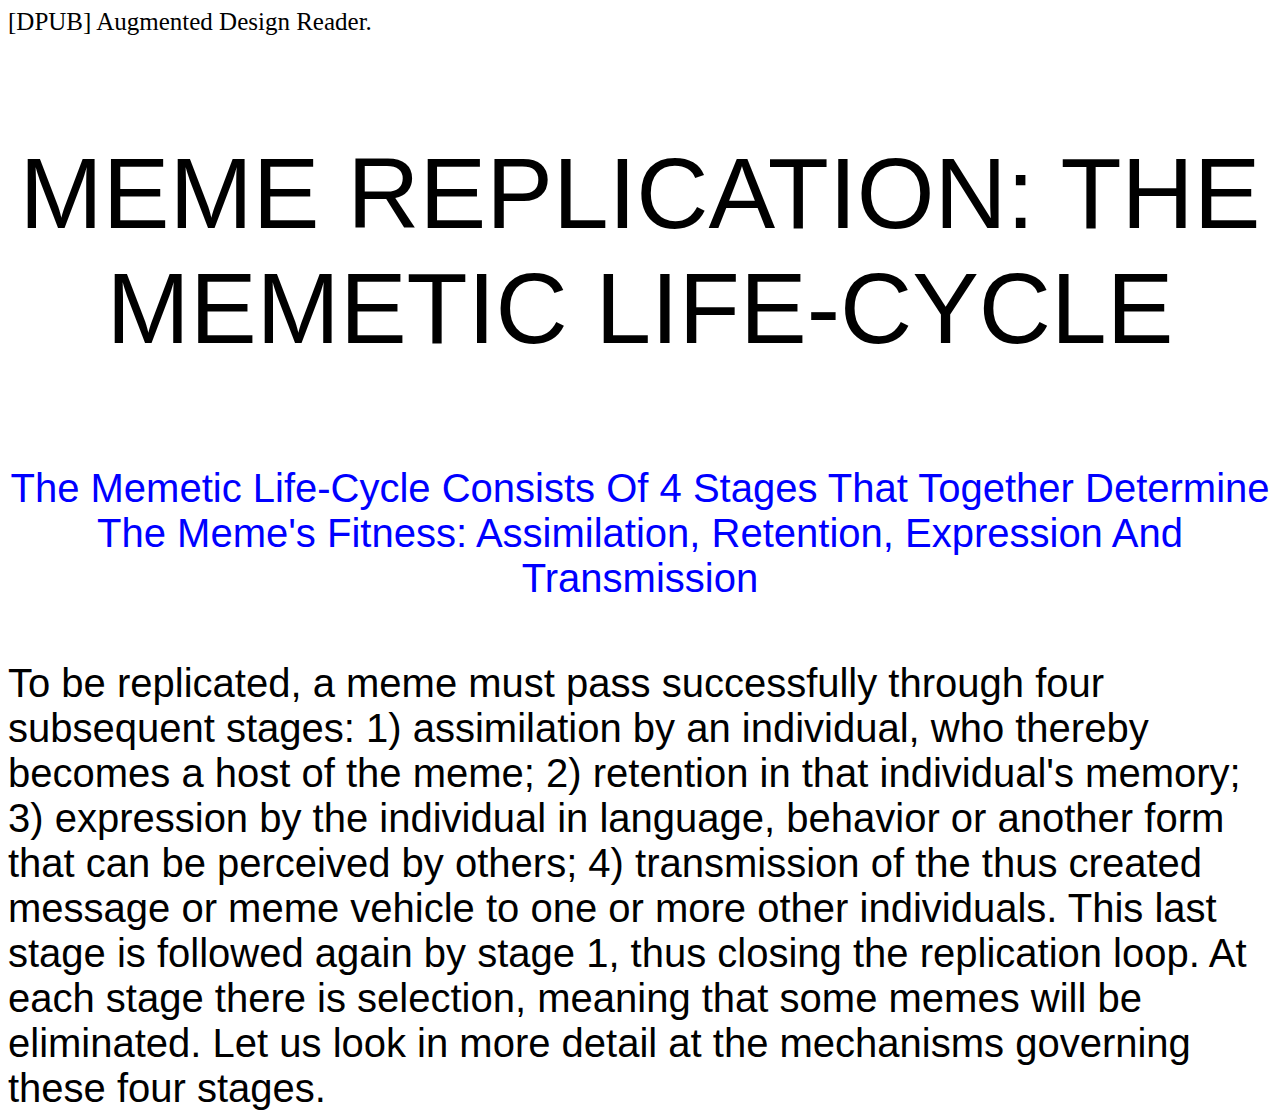
<file: index.html>
<html>
   <head>
        <title>My reader</title>
        <link rel="stylesheet" href="style.css">
    </head>
    <body>

        <div class="details">
            [DPUB] Augmented Design Reader.
        </div>


        

        <div class="title">
            MEME REPLICATION: THE MEMETIC LIFE-CYCLE 
        </div>

        <div class="subtitle">
            the memetic life-cycle consists of 4 stages that together determine the meme's fitness: assimilation, retention, expression and transmission
        </div>
      

        

        <div class="text">
        To be replicated, a meme must pass successfully through four subsequent stages: 1) assimilation by an individual, who thereby becomes a host of the meme; 2) retention in that individual's memory; 3) expression by the individual in language, behavior or another form that can be perceived by others; 4) transmission of the thus created message or meme vehicle to one or more other individuals. This last stage is followed again by stage 1, thus closing the replication loop. At each stage there is selection, meaning that some memes will be eliminated. Let us look in more detail at the mechanisms governing these four stages.   

        </div>
</body>
</html>
</file>
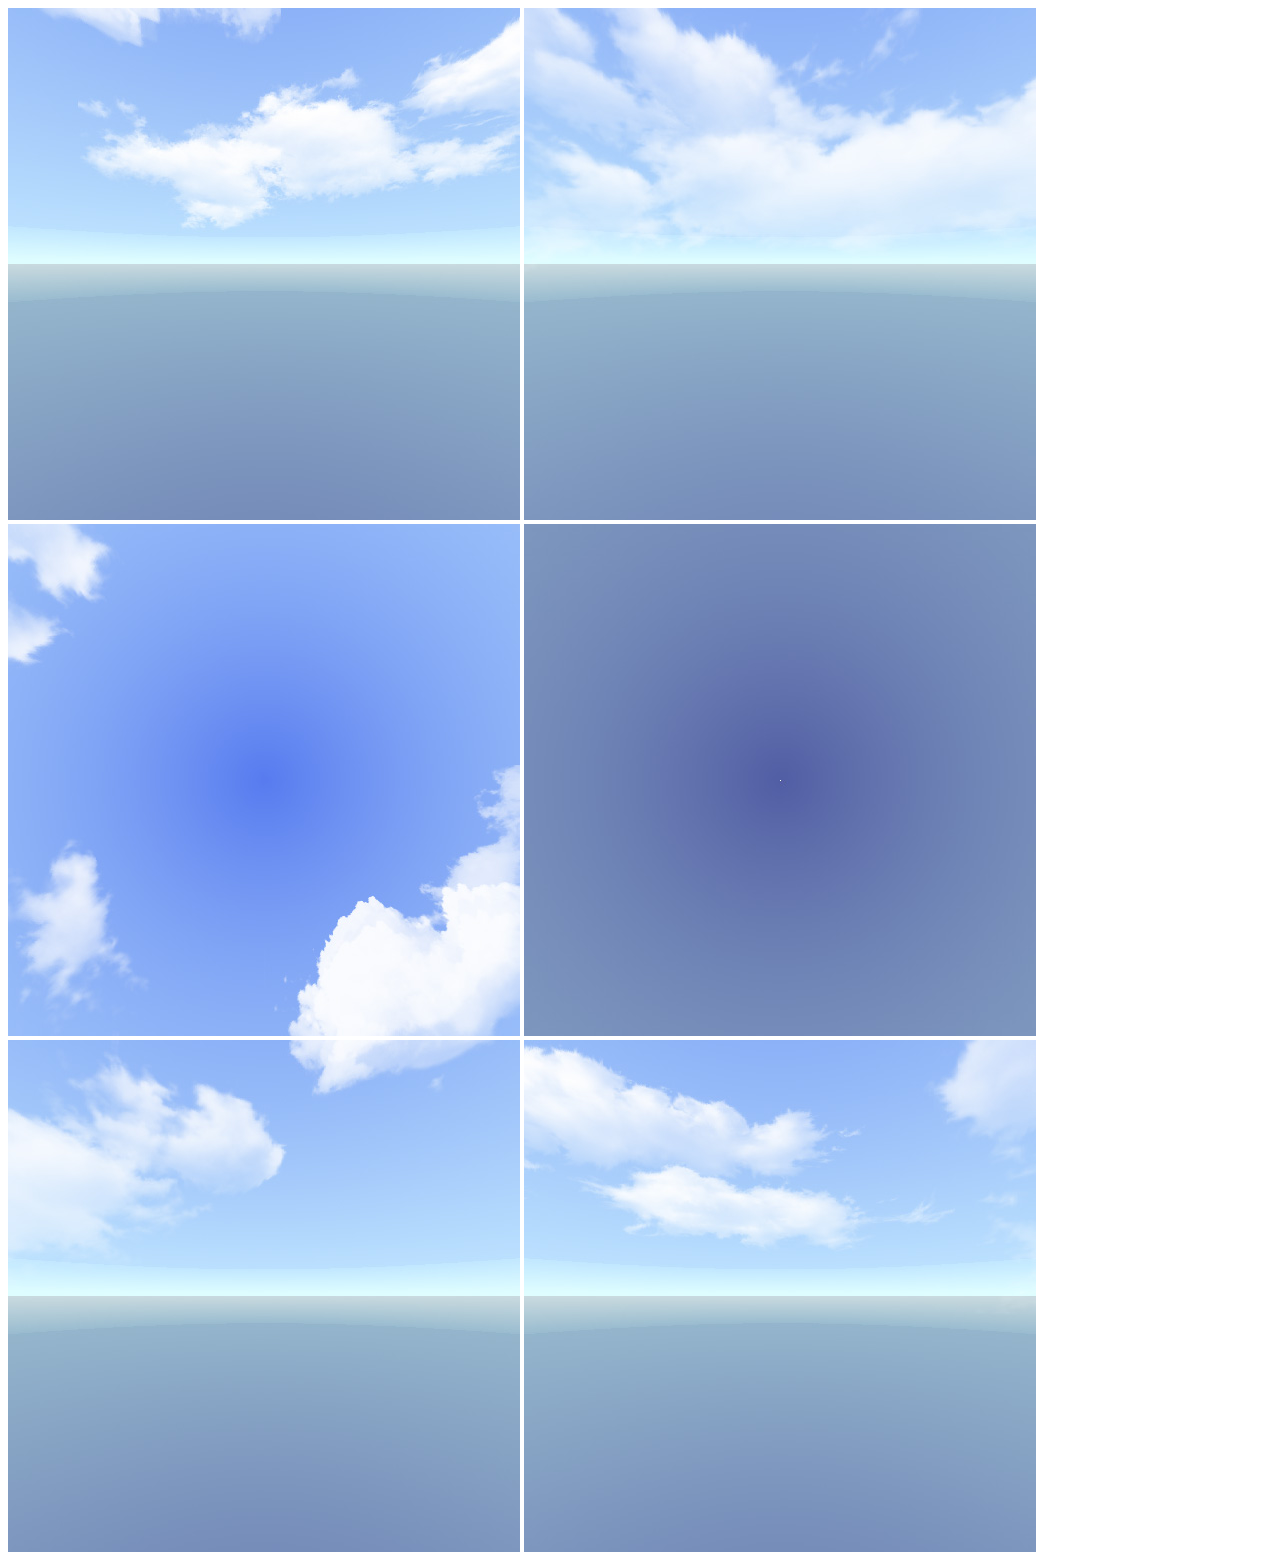
<file: AR/index.html>
<!DOCTYPE html>
<html>
  <head>
    <script src="https://aframe.io/releases/1.0.4/aframe.min.js"></script>
    <script src="aframe-ar.js"></script>
  </head>
  <body>
    <a-scene embedded arjs environment="#env" vr-mode-ui="enabled: false">
      <a-assets>
        <a-cubemap id="env">
          <img src="Daylight-Box_Right.jpg">
          <img src="Daylight-Box_Left.jpg">
          <img src="Daylight-Box_Top.jpg">
          <img src="Daylight-Box_Bottom.jpg">
          <img src="Daylight-Box_Front.jpg">
          <img src="Daylight-Box_Back.jpg">
        </a-cubemap>
      </a-assets>

      <a-light type="ambient" color="#888"></a-light>
      <a-light type="point" intensity="0.3" position="2 4 4"></a-light>


      <a-marker type='pattern' url='pattern-marker4562.patt' smooth="true">

        <a-sphere
        radius="0.8"
        position= "0 0.5 0"
        src="monsters_inc_meme.jpg"
        env-map="#env"
        metalness="0.9"
        roughness="0.1"                  
        animation="
         property: rotation; 
         from: 0 0 0; 
         to: 0 360 0; 
         easing: linear; 
         dur: 10000; 
         loop:true"
          >                  
        </a-sphere>

      </a-marker>

    </a-scene>

  </body>
</html>
</file>
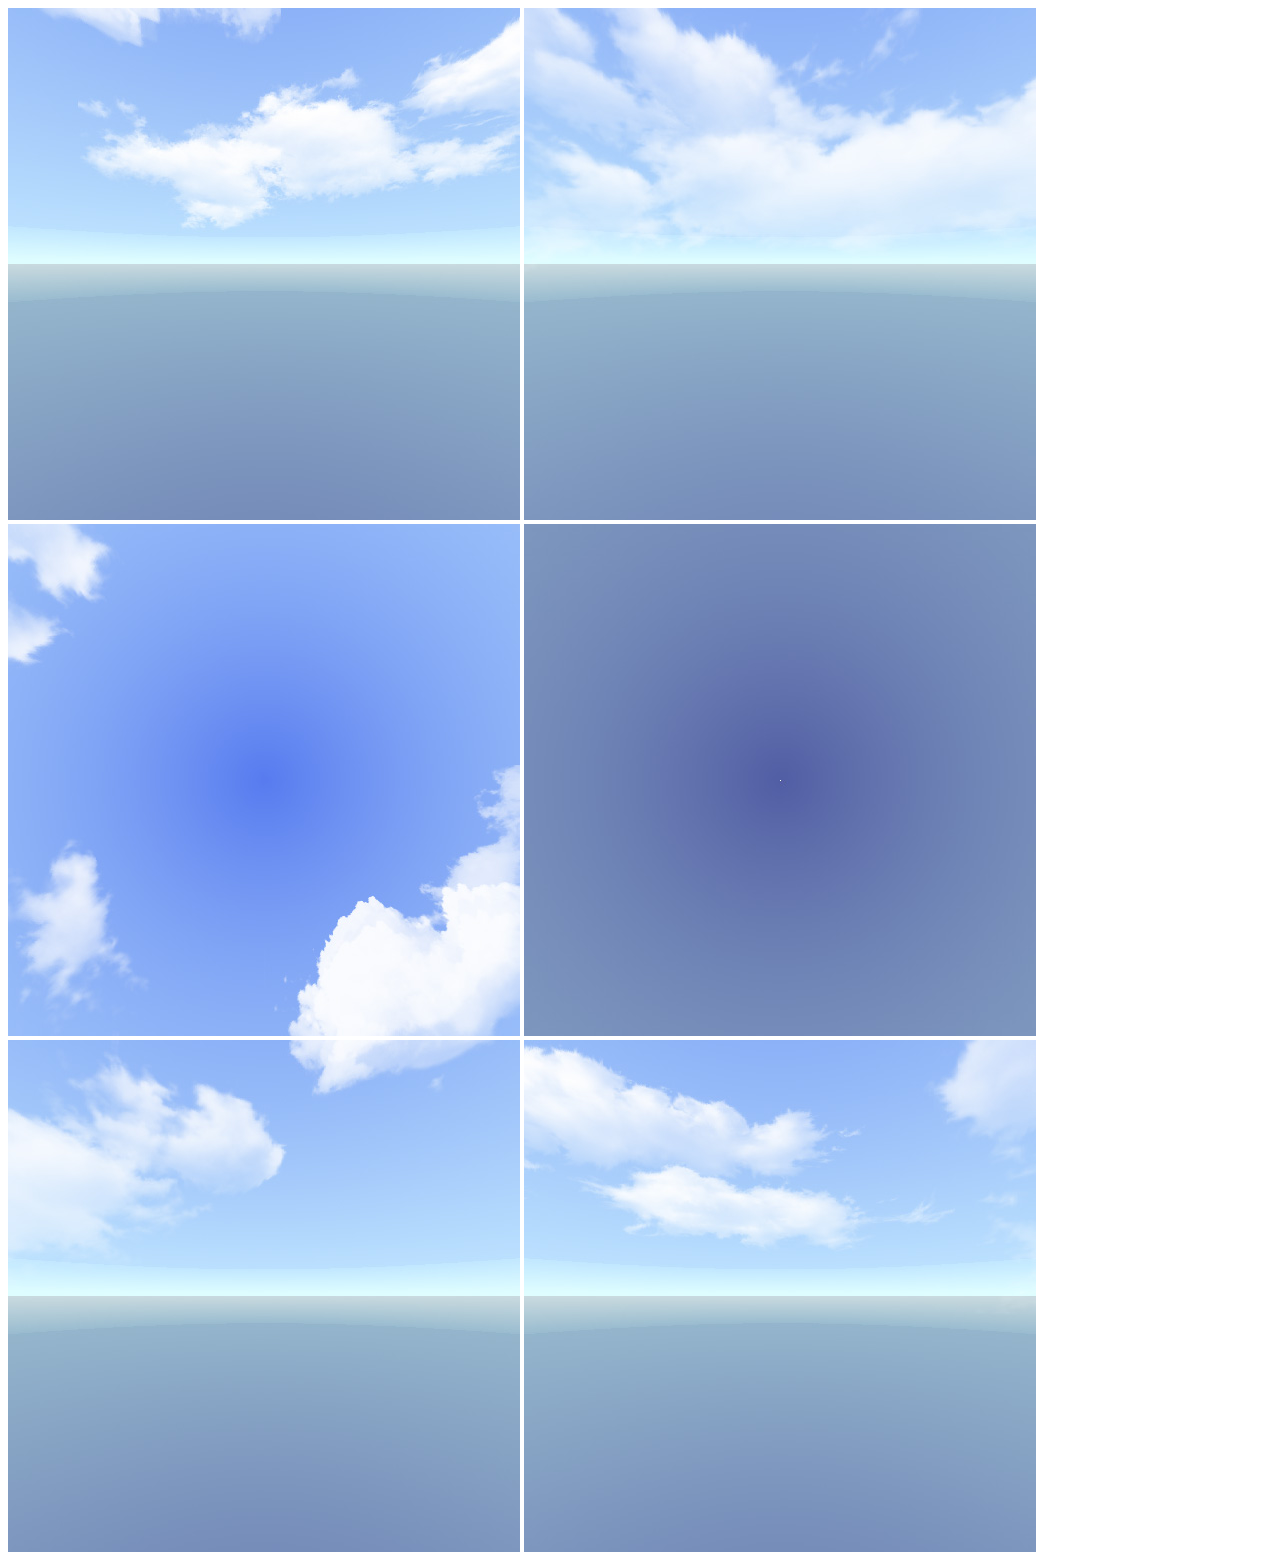
<file: ar/index.html>
<!DOCTYPE html>
<html>
  <head>
    <script src="https://aframe.io/releases/1.0.4/aframe.min.js"></script>
    <script src="aframe-ar.js"></script>
  </head>
  <body>
    <a-scene embedded arjs environment="#env" vr-mode-ui="enabled: false">
      <a-assets>
        <a-cubemap id="env">
          <img src="Daylight-Box_Right.jpg">
          <img src="Daylight-Box_Left.jpg">
          <img src="Daylight-Box_Top.jpg">
          <img src="Daylight-Box_Bottom.jpg">
          <img src="Daylight-Box_Front.jpg">
          <img src="Daylight-Box_Back.jpg">
        </a-cubemap>
      </a-assets>

      <a-light type="ambient" color="#888"></a-light>
      <a-light type="point" intensity="0.3" position="2 4 4"></a-light>


      <a-marker type='pattern' url='pattern-marker4562.patt' smooth="true">

        <a-box 
         width="2"
         height="2"
         depth="2"
        rotation="0 0 0"
        src="image3.png"
         position="0 0.5 0" 
         transparent="true"
         alphaTest= "0.5"
         env-map="#env"
         metalness="1.0"
         roughness="0.0"          
         >                 
   </a-box>                       
        
 
  

      </a-marker>

      <a-marker type='pattern' url='pattern-marker-circle.patt' smooth="true">

        <a-box 
        width="5.7"
        height="3.2"
        depth="0.1"
        position="0 0.5 0" 
        rotation="-70  0 0"       
        src="image1.png"
        transparent="true"
        alphaTest= "0.5"
        env-map="#env"
        metalness="1.0"
        roughness="0.0"           
        >                 
        </a-box>

      </a-marker>

      <a-marker type='pattern' url='pattern-marker7543.patt' smooth="true">

        <a-box 
        width="5.7"
        height="3.2"
        depth="0.1"
        position="0 0.5 0" 
        rotation="-70  0 0"       
        src="image4.png"
        transparent="true"
        alphaTest= "0.5"
        env-map="#env"
        metalness="1.0"
        roughness="0.0"           
        >                 
        </a-box>

      </a-marker>      

      <a-entity camera></a-entity>

    </a-scene>

  </body>
</html>
</file>
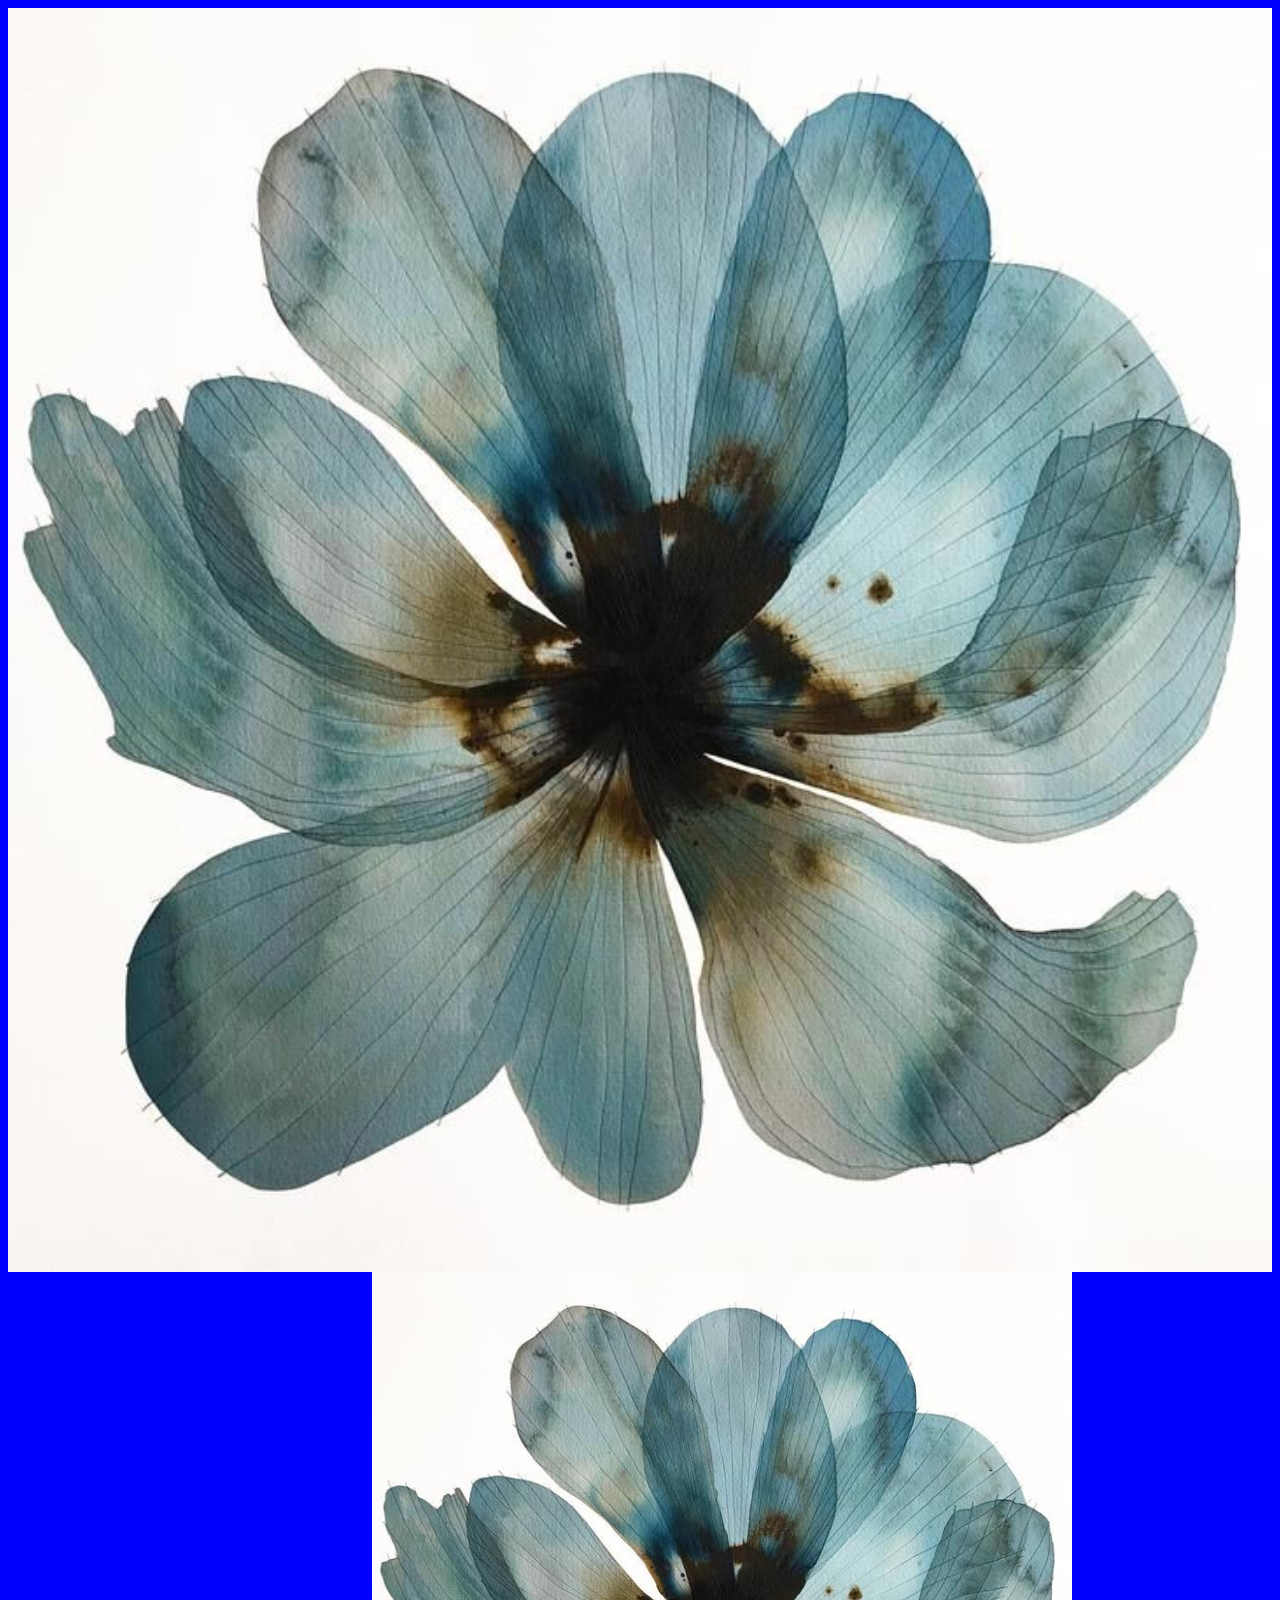
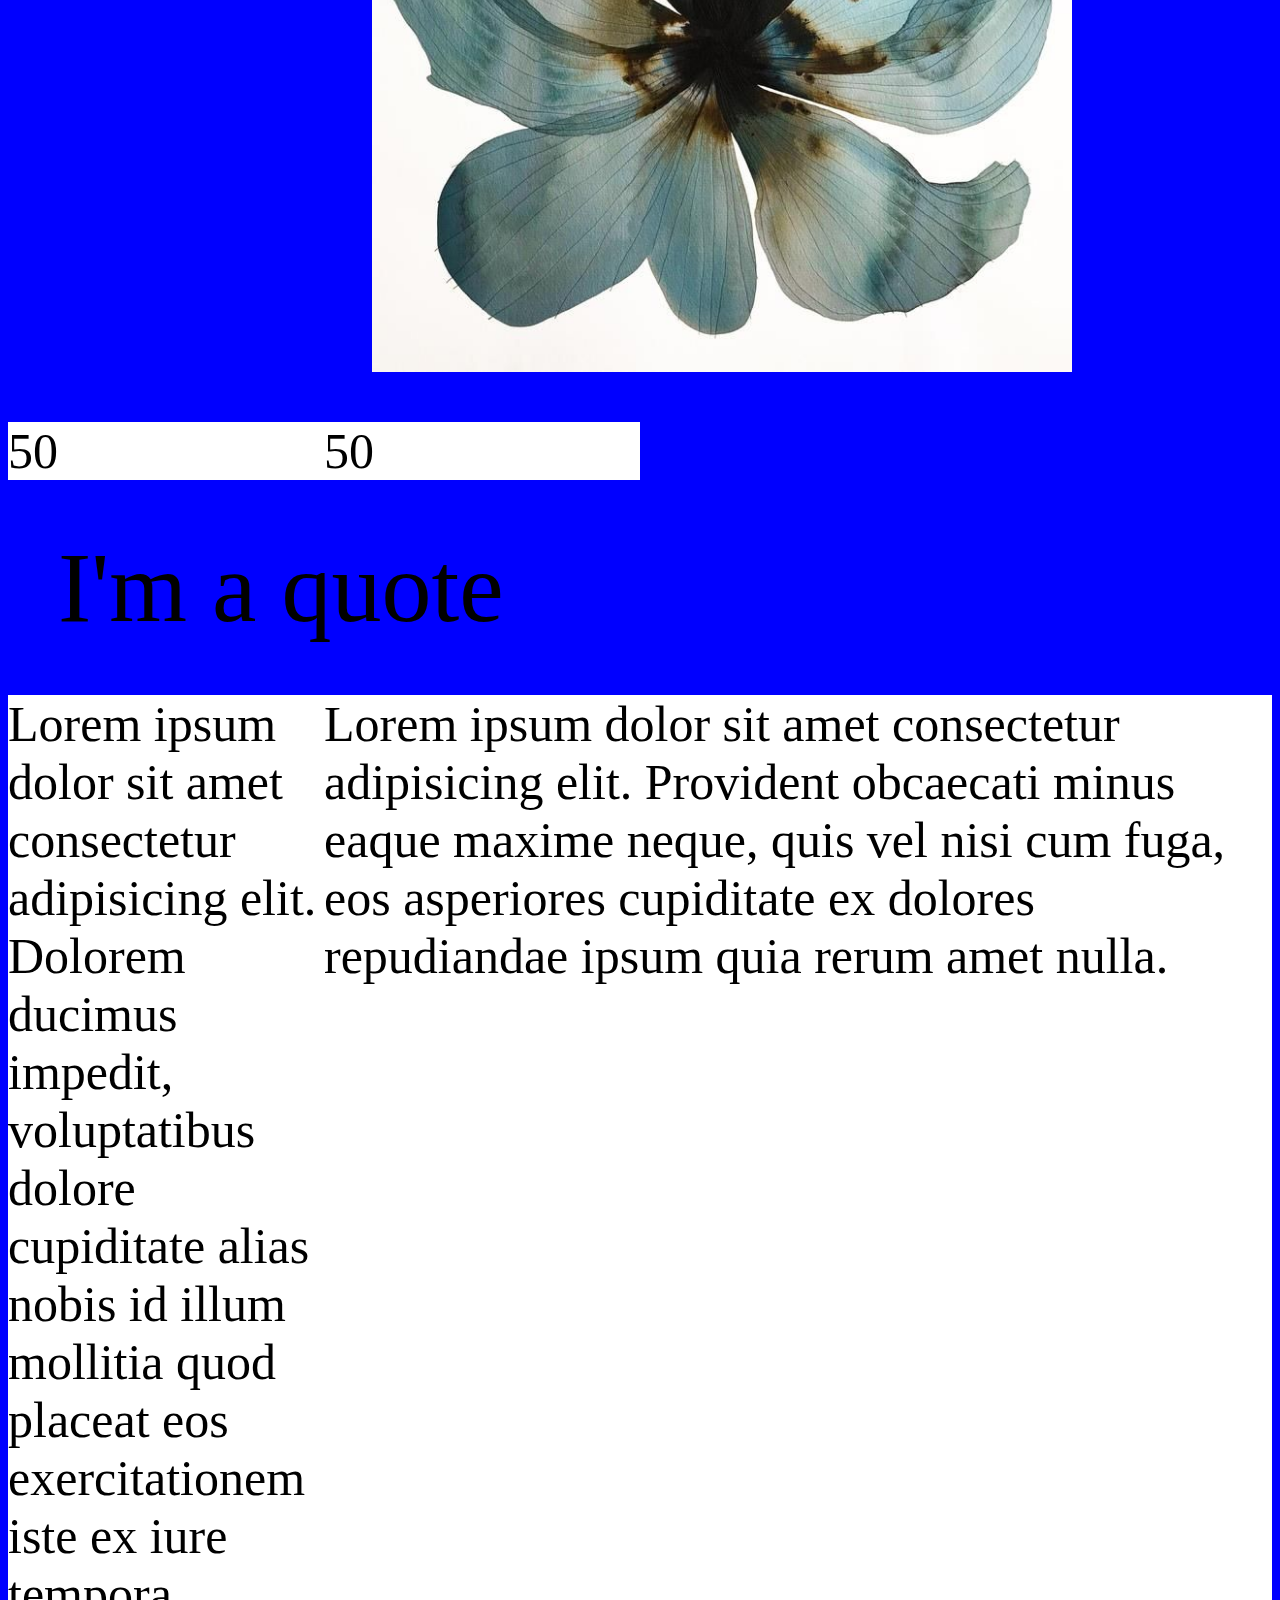
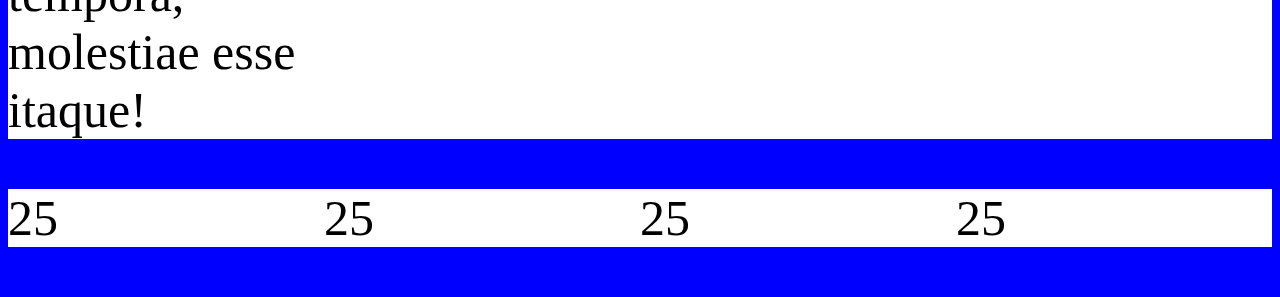
<file: demo/index.html>
<html>

<head>
    <title>document</title>
    <link rel="stylesheet" href="style.css">
</head>
<body>

    <img src="flower.jpg" alt="">

    <div class="box"> 

        <img src="flower.jpg" alt="">
    </div>


    <div class="container">
        <div class="item50">50</div>
        <div class="item50">50</div>
    </div>
<div class="quote">

I'm a quote
</div>
    <div class="container">
        <div class="item25">Lorem ipsum dolor sit amet consectetur adipisicing elit. Dolorem ducimus impedit, voluptatibus dolore cupiditate alias nobis id illum mollitia quod placeat eos exercitationem iste ex iure tempora, molestiae esse itaque!</div>
        <div class="item75">Lorem ipsum dolor sit amet consectetur adipisicing elit. Provident obcaecati minus eaque maxime neque, quis vel nisi cum fuga, eos asperiores cupiditate ex dolores repudiandae ipsum quia rerum amet nulla.</div>
        
    </div>

    <div class="container">
    <div class="item25">25</div>
    <div class="item25">25</div>
    <div class="item25">25</div>
    <div class="item25">25</div>

    </div>
</body>


</html>
</file>
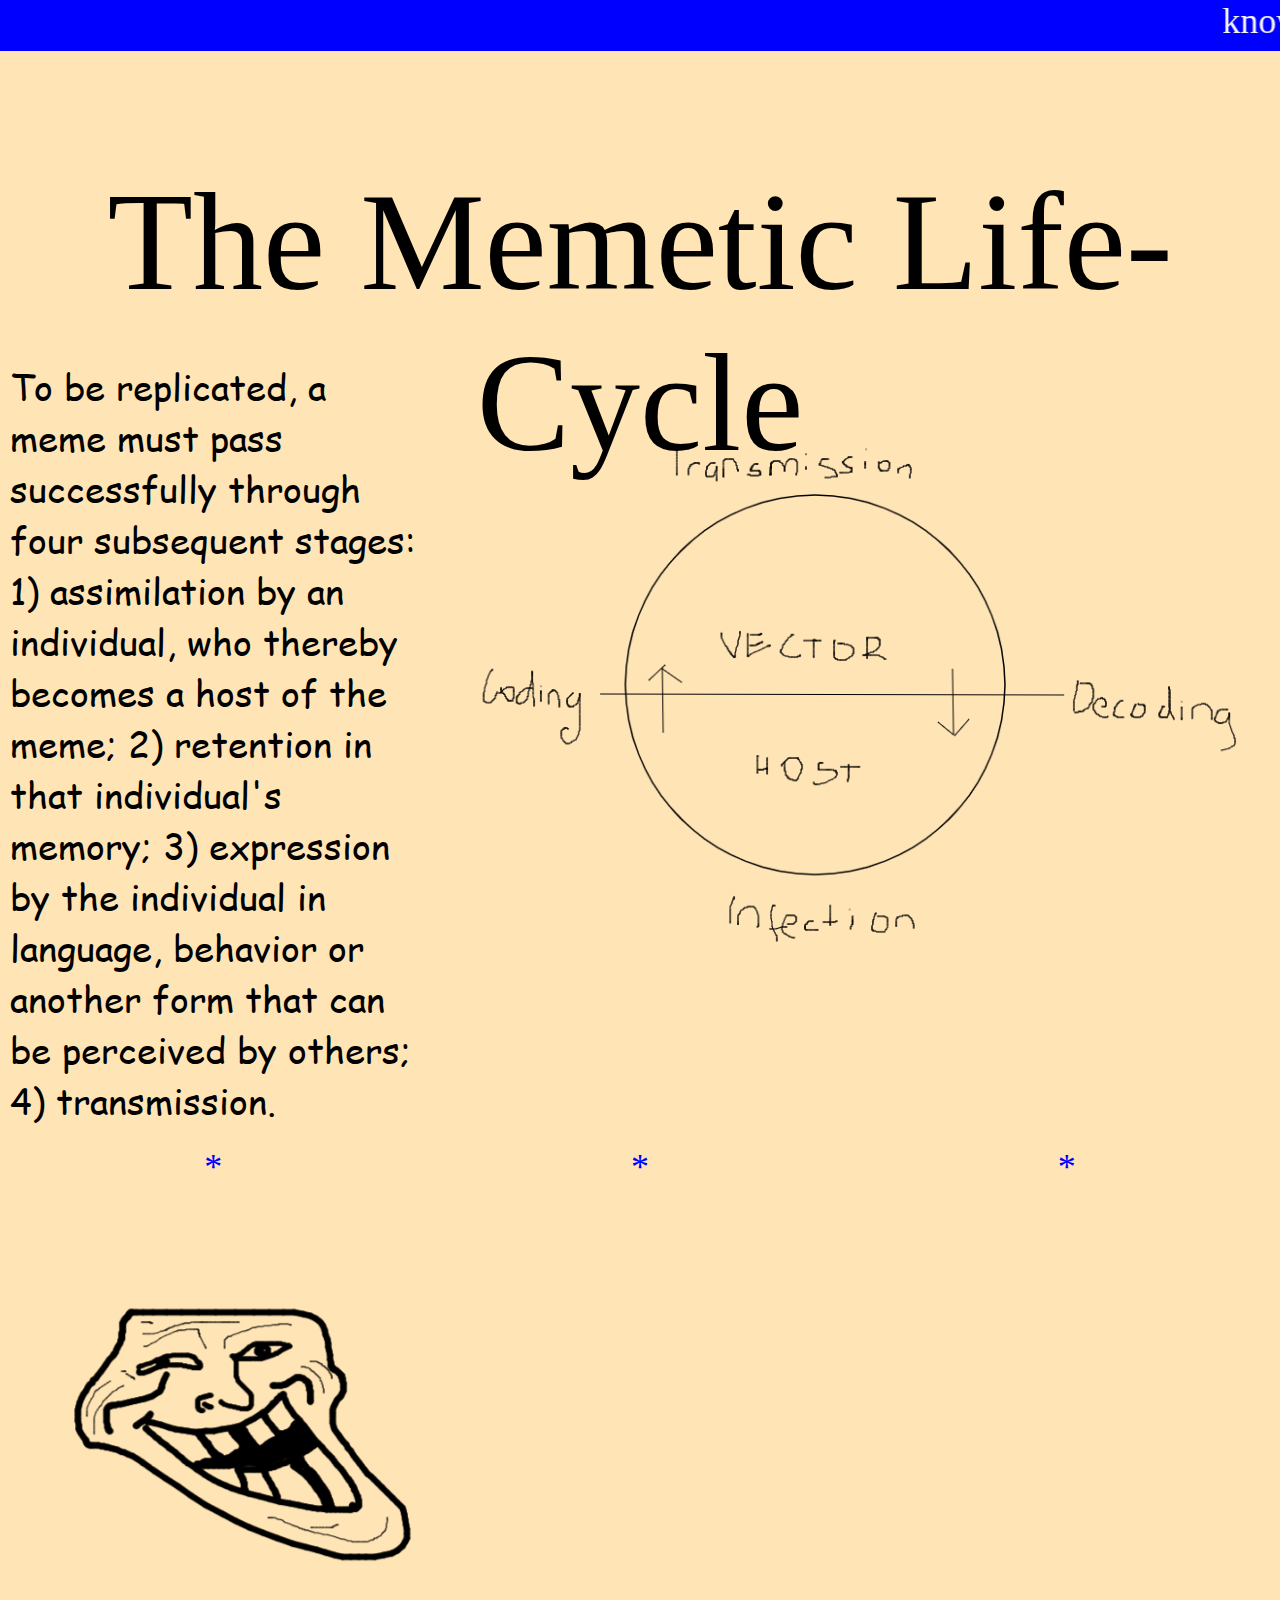
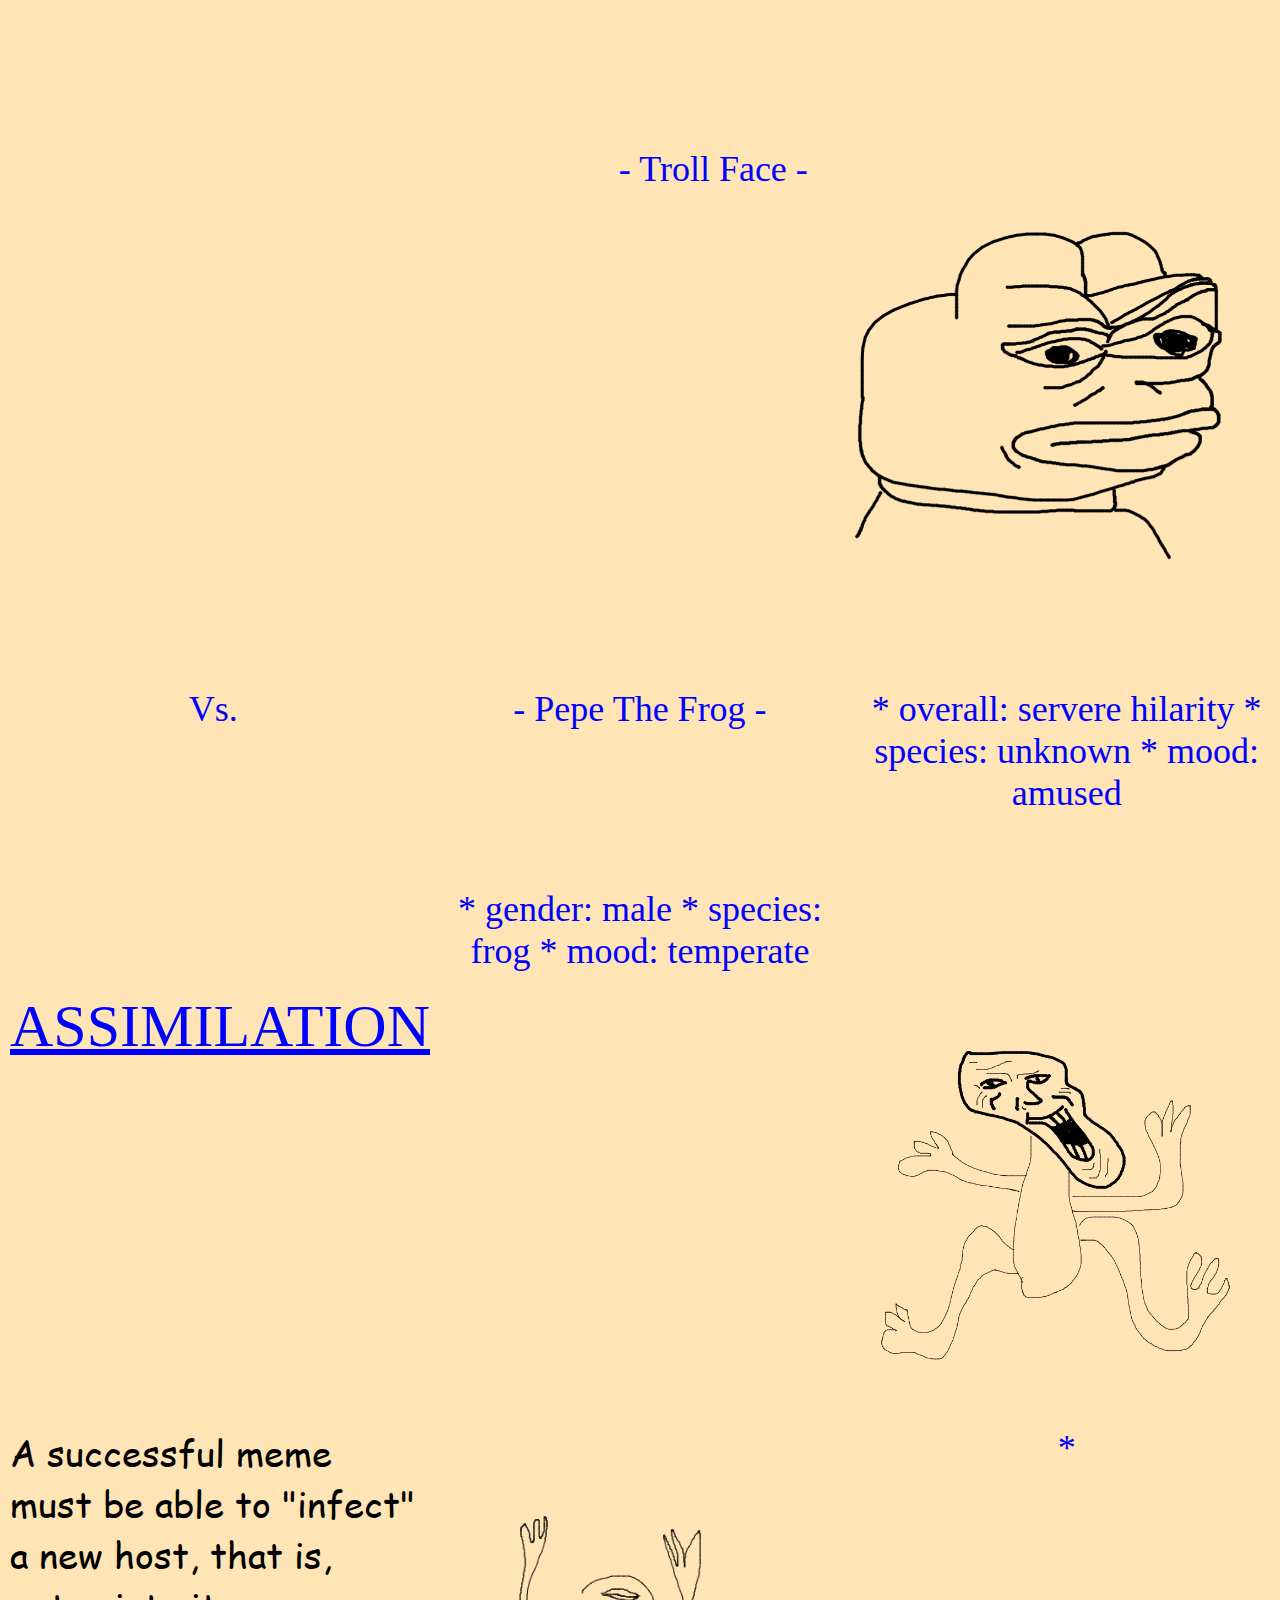
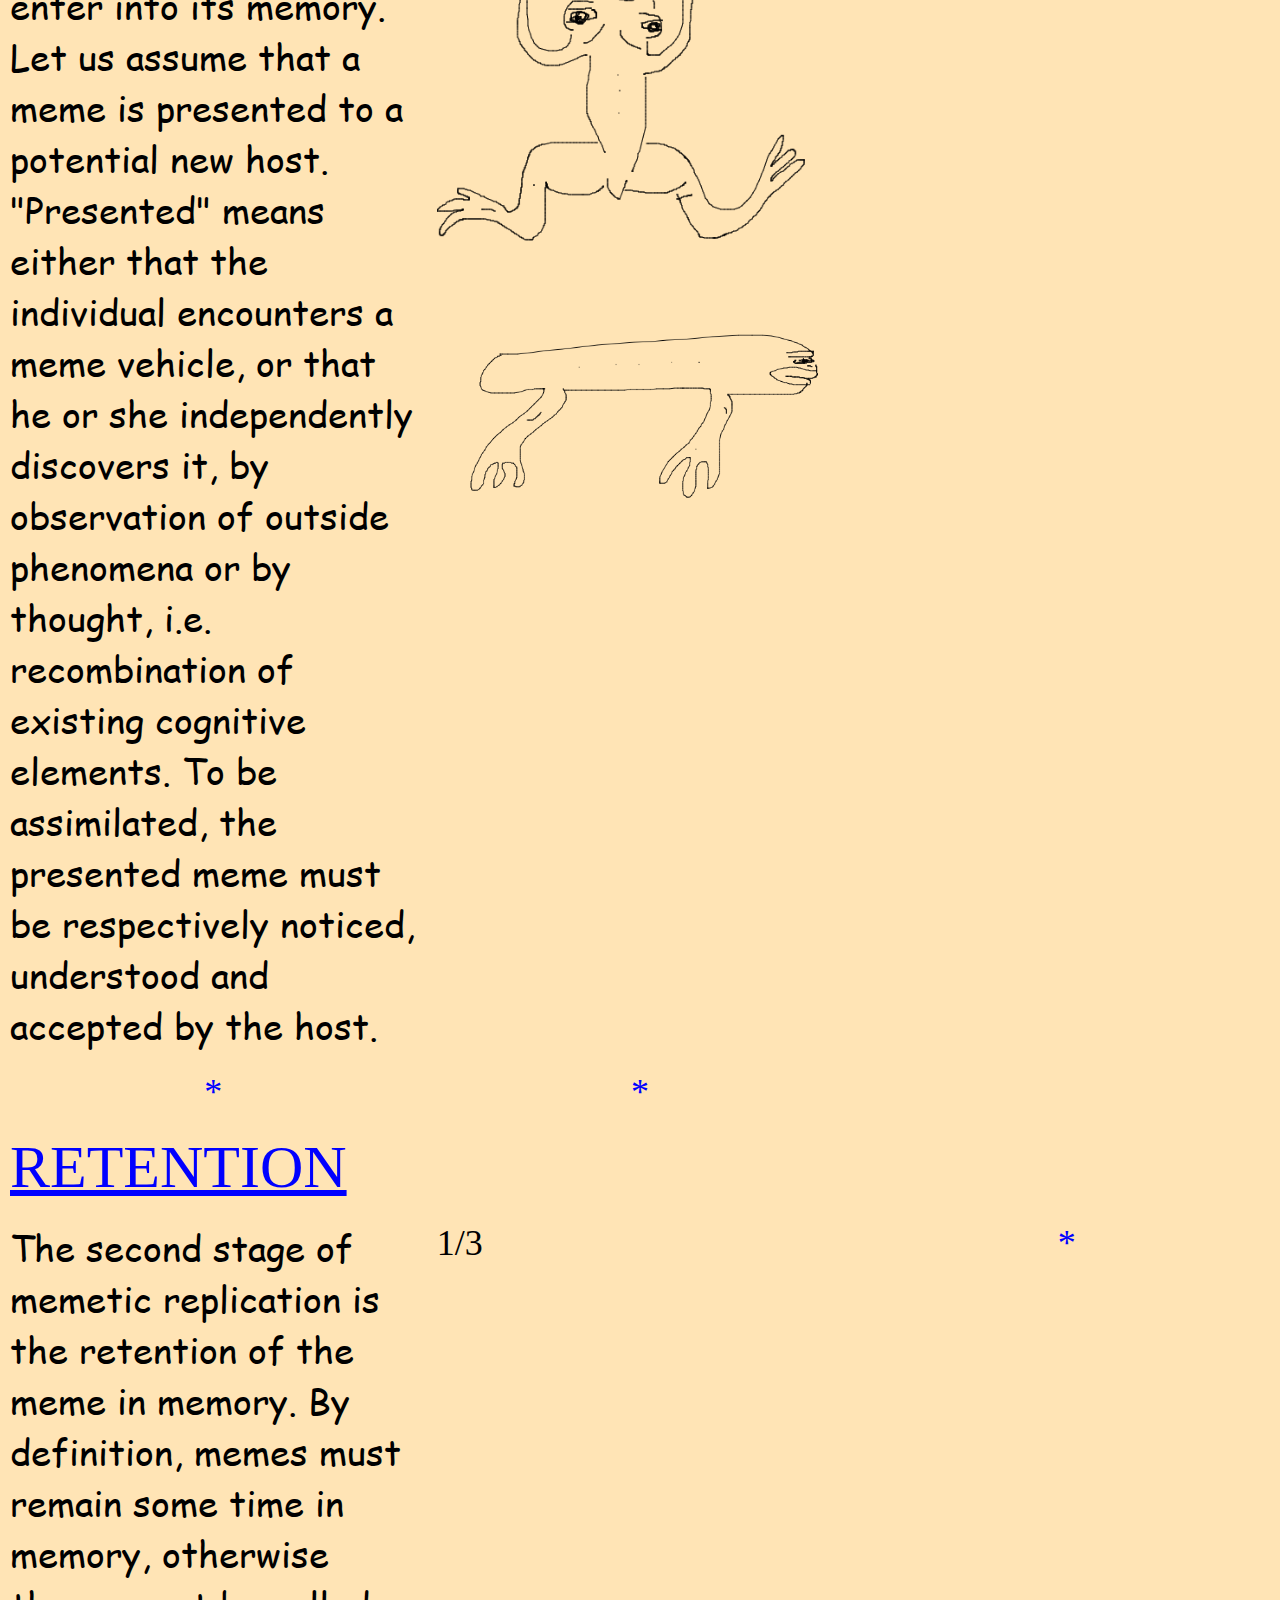
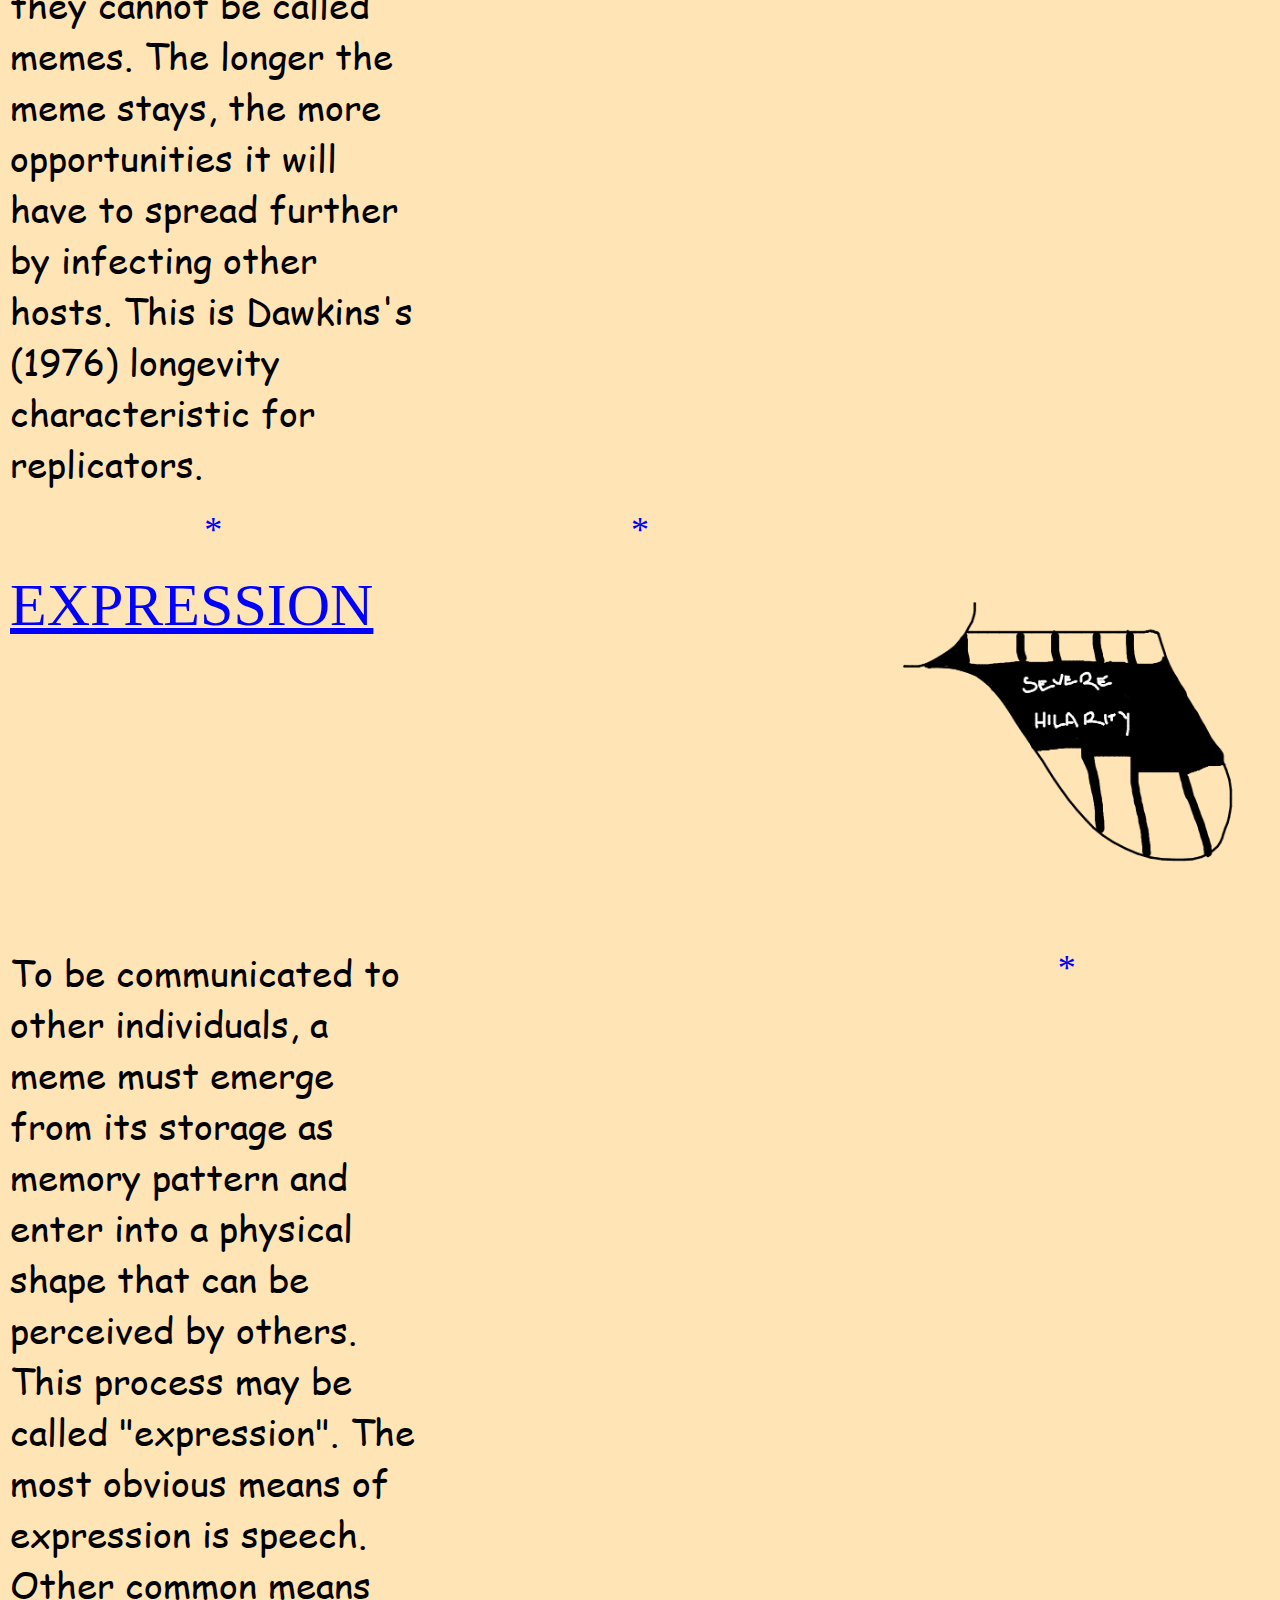
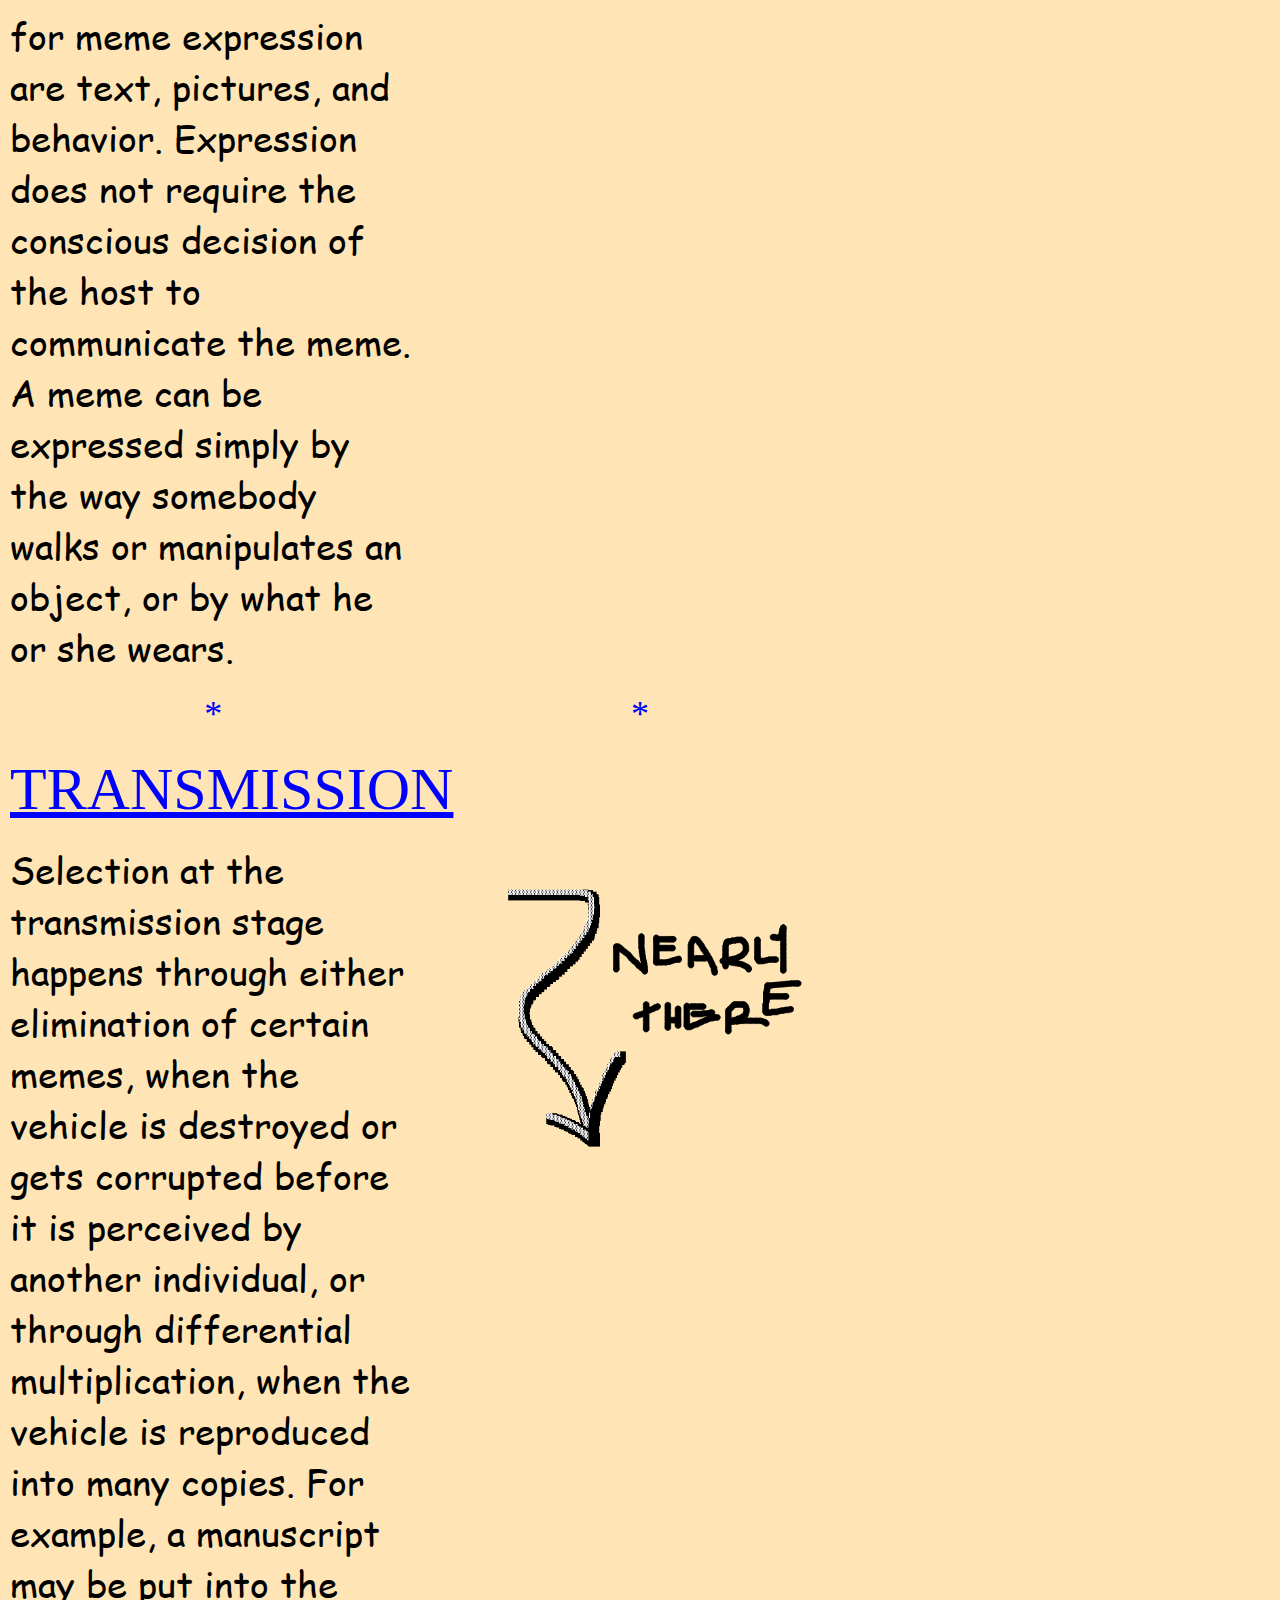
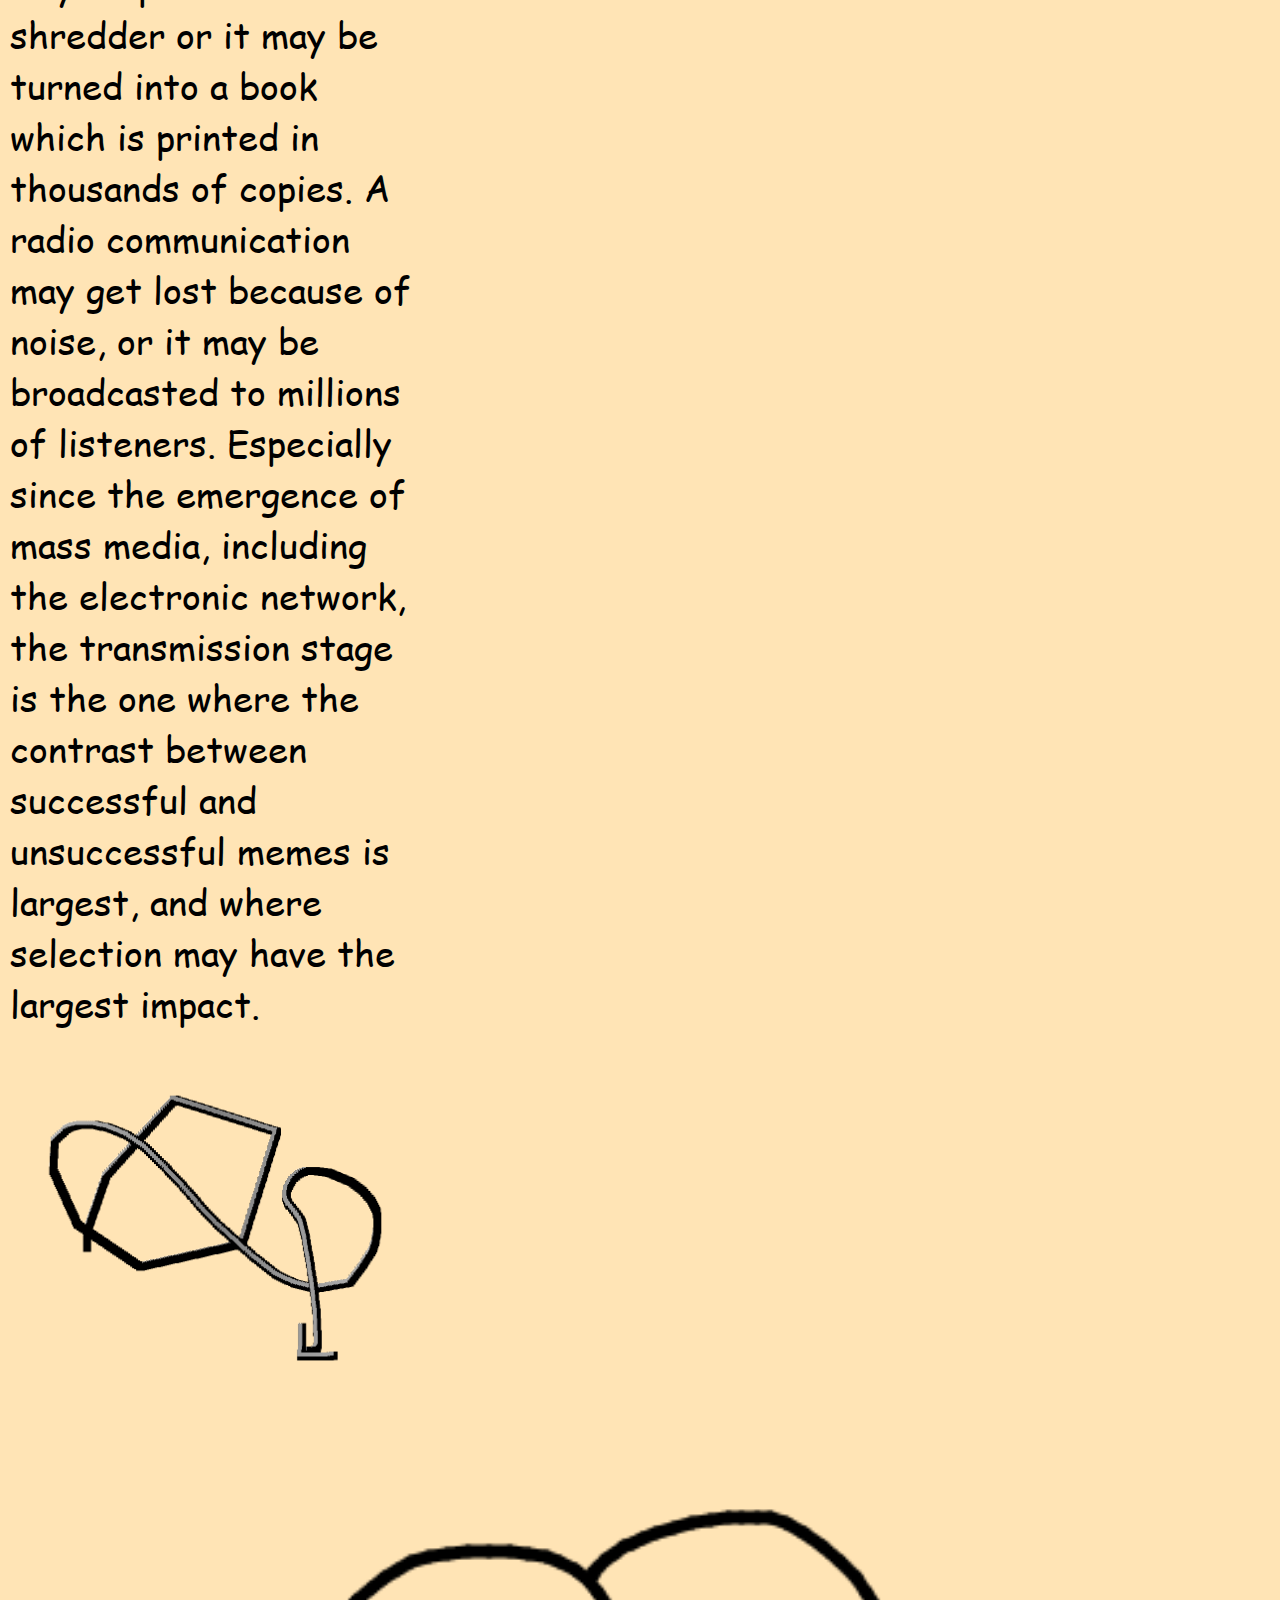
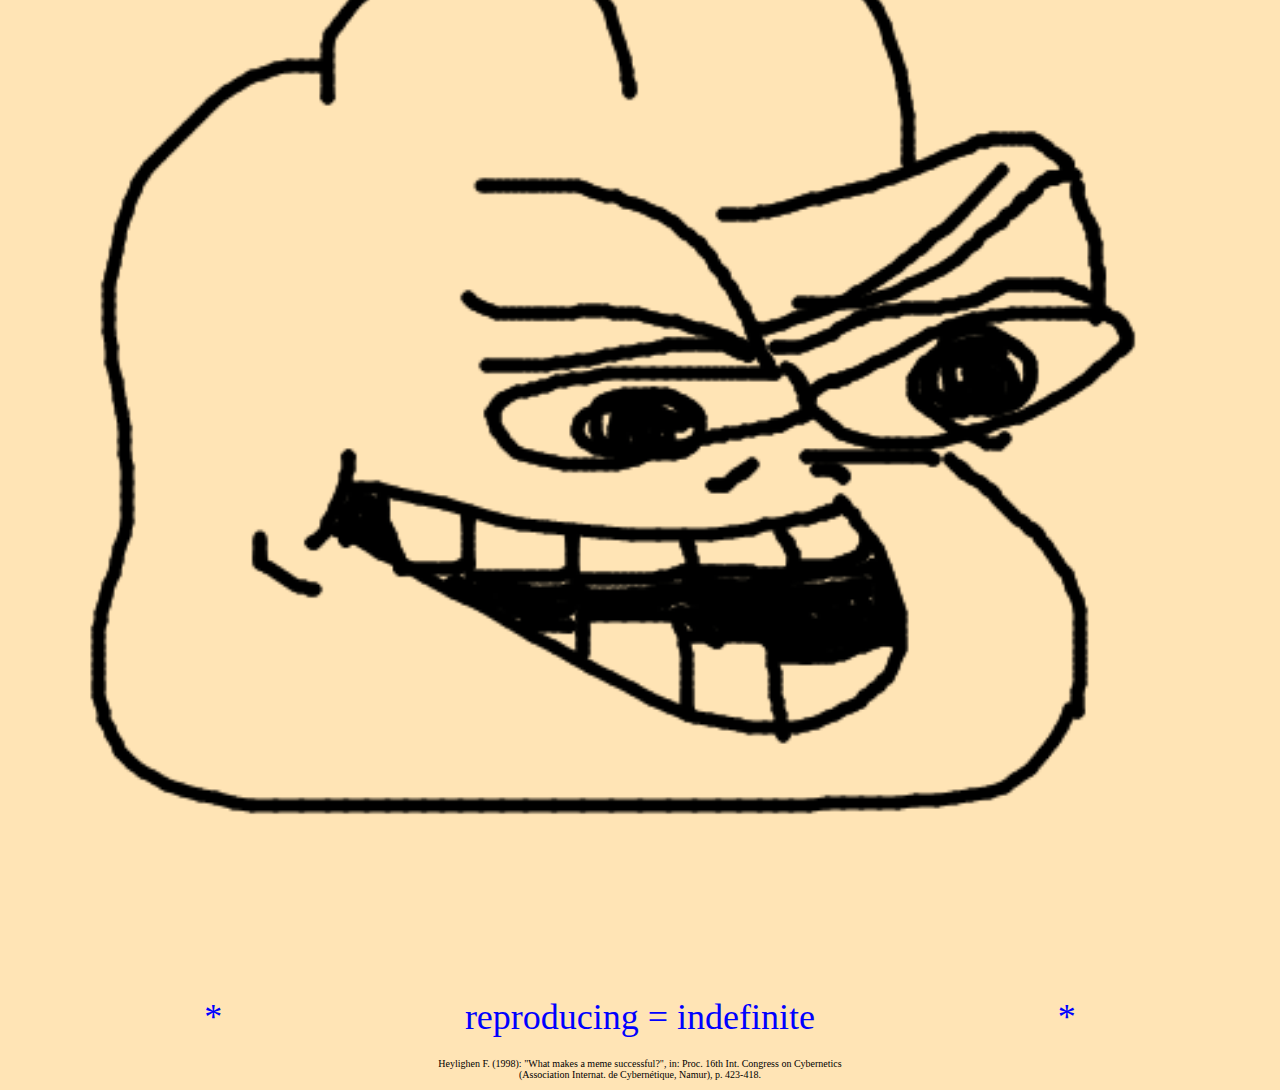
<file: KNOWING MEME/index.html>
<!DOCTYPE html>
<html lang="en">
<head>
    <meta charset="UTF-8">
    <meta http-equiv="X-UA-Compatible" content="IE=edge">
    <meta name="viewport" content="width=device-width, initial-scale=1.0">
    <title>Document</title>
    <link rel="stylesheet" href="style.css">
</head>
<body>
  
   
    
    <div class="banner textwhite fonttimes">

        <marquee>knowing meme knowing you - knowing meme knowing you - knowing meme knowing you - knowing meme knowing you</marquee>
      </div>
      



    <div class="row">
        <div class="col width100 height200 textcenter fontimpact  extralargefont">The Memetic Life-Cycle</div>
        </div>


     <div class="row">
        <div class="col width33 fontcomic"> To be replicated, a meme must pass successfully through four subsequent stages: 1) assimilation by an individual, who thereby becomes a host of the meme; 2) retention in that individual's memory; 3) expression by the individual in language, behavior or another form that can be perceived by others; 4) transmission.</div>
        <div class="col width66">
            <img src="chart.png" alt="">
        </div>
     </div>


 

     <!-- your main image container -->
     <div class="row imagecontainer">
        <div class="col width33  textcenter textblue">*</div>
        <div class="col width33 textblue textcenter">*</div>
        <div class="col width33 textblue textcenter">*</div>


        <div class="col width33 stuck2"><img src="trollface.png" alt=""></div>
        <div class="col width33"></div>
        <div class="col width33 stuck">
            <img src="pepe.png" alt=""></div>

            

     
        <div class="col width33 textcenter textblue">- Troll Face - </div>
        <div class="col width33 textcenter textblue">Vs.</div>
        <div class="col width33 textcenter textblue">- Pepe The Frog -</div>
  
        <div class="col width33 textcenter textblue height200">  * overall: servere hilarity              * species: unknown          * mood: amused                                                                                                      
        </div>
        <div class="col width33"></div>
        <div class="col width33 textcenter textblue">* gender: male                 * species: frog                 * mood: temperate
        </div>
  


        <div class="col width33"></div>
        <div class="col width33 mediumfont textblue"><u>ASSIMILATION</u></div>
        <div class="col width33"></div>
      
        
        <div class="col width33"><img src="trollfrog.png" alt=""></div>
        <div class="col width33 fontcomic">A successful meme must be able to "infect" a new host, that is, enter into its memory. Let us assume that a meme is presented to a potential new host. "Presented" means either that the individual encounters a meme vehicle, or that he or she independently discovers it, by observation of outside phenomena or by thought, i.e. recombination of existing cognitive elements. To be assimilated, the presented meme must be respectively noticed, understood and accepted by the host.</div>
        <div class="col width33">
            <img src="frog.png" alt=""> <img src="frog2.png" alt="">
        </div>

        
    
        <div class="col width33  textcenter textblue">*</div>
        <div class="col width33 textblue textcenter">*</div>
        <div class="col width33 textblue textcenter">*</div>

        <div class="col width33"></div>
        <div class="col width33 mediumfont textblue"><u>RETENTION</u></div>
        <div class="col width33"></div>

        <div class="col width33"></div>
        <div class="col fontcomic width33"> The second stage of memetic replication is the retention of the meme in memory. By definition, memes must remain some time in memory, otherwise they cannot be called memes. The longer the meme stays, the more opportunities it will have to spread further by infecting other hosts. This is Dawkins's (1976) longevity characteristic for replicators.
        </div>
        <div class="col width33">1/3</div>

        <div class="col width33  textcenter textblue">*</div>
        <div class="col width33 textblue textcenter">*</div>
        <div class="col width33 textblue textcenter">*</div>
  

        <div class="col width33"></div>
        <div class="col width33 mediumfont textblue"><u>EXPRESSION</u></div>
        <div class="col width33"></div>


        <div class="col width33"><img src="trollmouth.png" alt=""></div>
        <div class="col width33 fontcomic">To be communicated to other individuals, a meme must emerge from its storage as memory pattern and enter into a physical shape that can be perceived by others. This process may be called "expression". The most obvious means of expression is speech. Other common means for meme expression are text, pictures, and behavior. Expression does not require the conscious decision of the host to communicate the meme. A meme can be expressed simply by the way somebody walks or manipulates an object, or by what he or she wears.</div>
        <div class="col width33"></div>

        <div class="col width33  textcenter textblue">*</div>
        <div class="col width33 textblue textcenter">*</div>
        <div class="col width33 textblue textcenter">*</div>
  
        <div class="col width33"></div>
        <div class="col width33 mediumfont textblue"><u>TRANSMISSION</u></div>
        <div class="col width33"></div>

        <div class="col width33"></div>
        <div class="col fontcomic width33 "> Selection at the transmission stage happens through either elimination of certain memes, when the vehicle is destroyed or gets corrupted before it is perceived by another individual, or through differential multiplication, when the vehicle is reproduced into many copies. For example, a manuscript may be put into the shredder or it may be turned into a book which is printed in thousands of copies. A radio communication may get lost because of noise, or it may be broadcasted to millions of listeners. Especially since the emergence of mass media, including the electronic network, the transmission stage is the one where the contrast between successful and unsuccessful memes is largest, and where selection may have the largest impact. 
        </div>
        <div class="col width33"><img src="nearlythere.png" alt=""></div>
        

        <div class="col width33"></div>
        <div class="col width33"><img src="arrow.png" alt=""></div>
        <div class="col width33"></div>
   
    </div>

    <div class="col"><img src="trollpepe.png" alt=""></div>

    <div class="row imagecontainer">
    <div class="col width33  textcenter textblue">*</div>
    <div class="col width33 textblue textcenter">reproducing = indefinite</div>
    <div class="col width33 textblue textcenter">*</div>

    <div class="col width33 textblue textcenter"></div>
    <div class="col width33 smallfont textcenter">Heylighen F. (1998): "What makes a meme successful?", in: Proc. 16th Int. Congress on Cybernetics (Association Internat. de Cybernétique, Namur), p. 423-418.</div>
    <div class="col width33 textblue textcenter"></div>

</div>


</body>
</html>
</file>
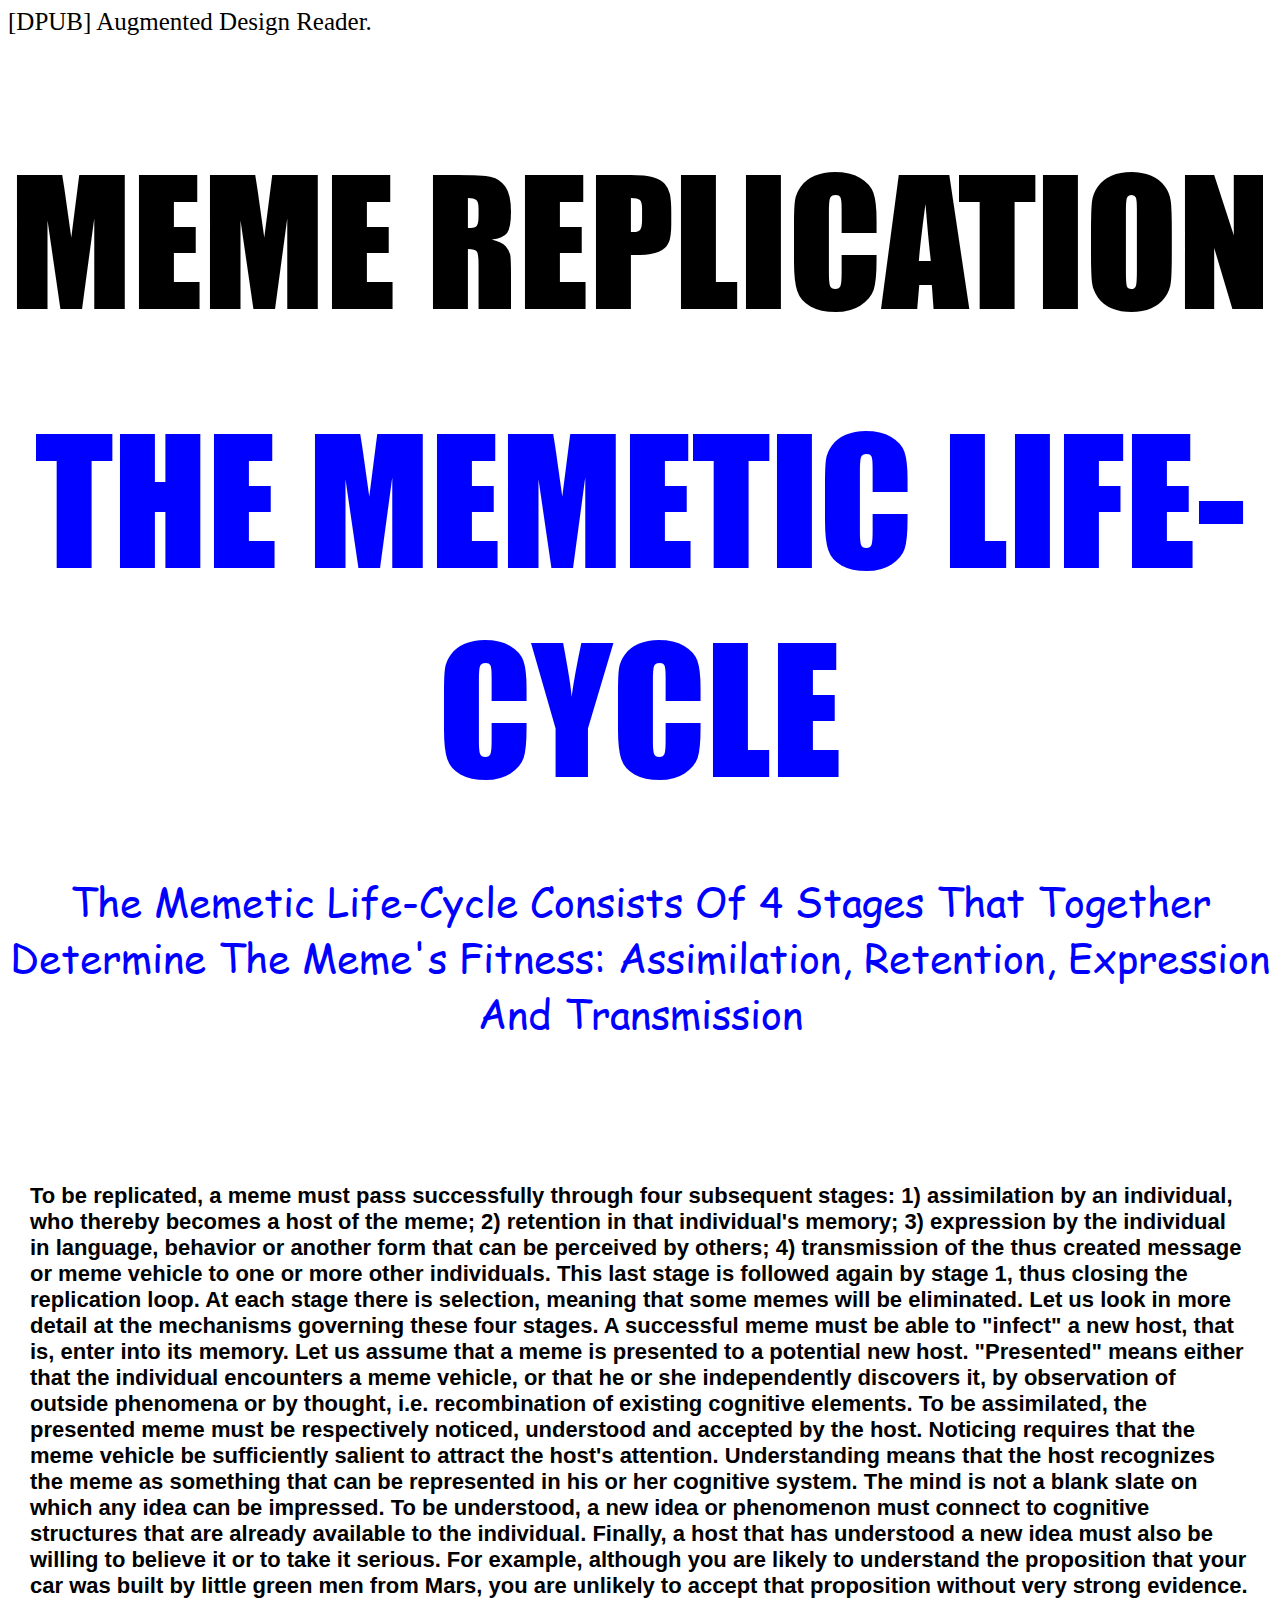
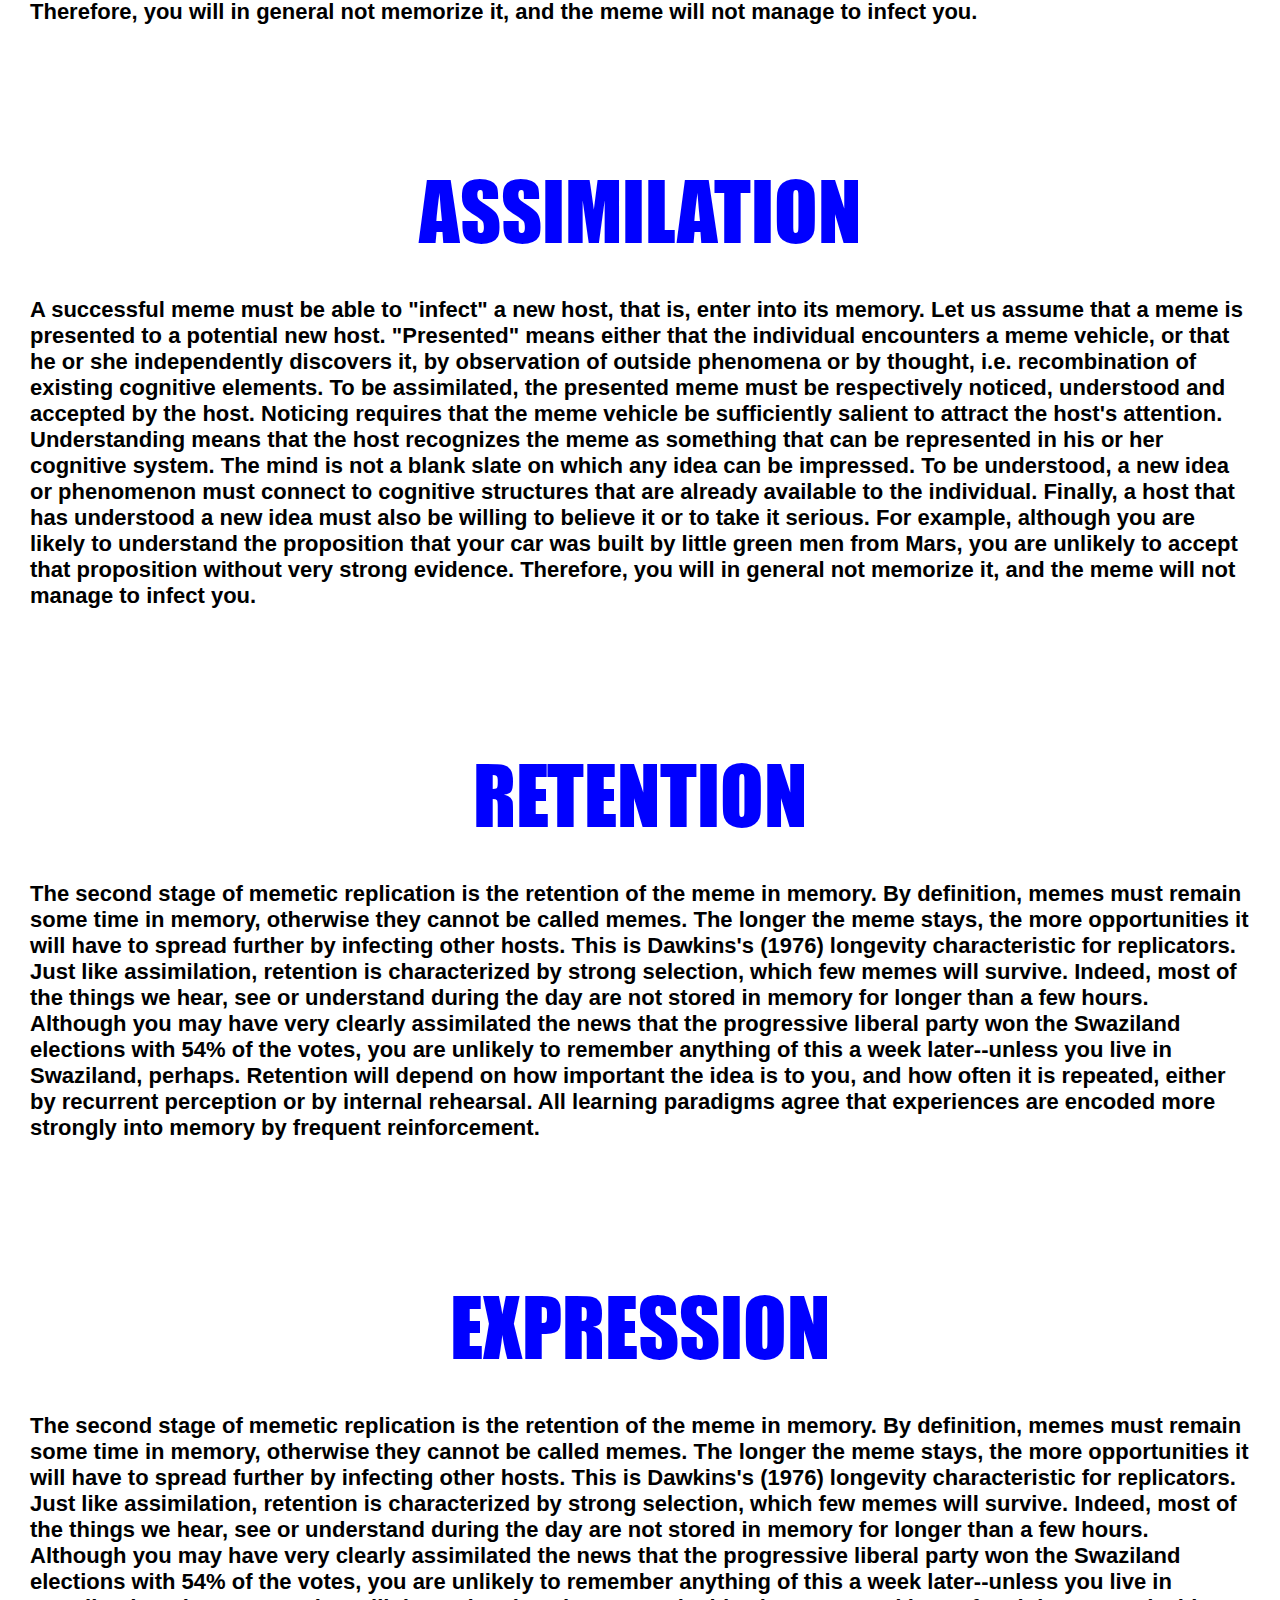
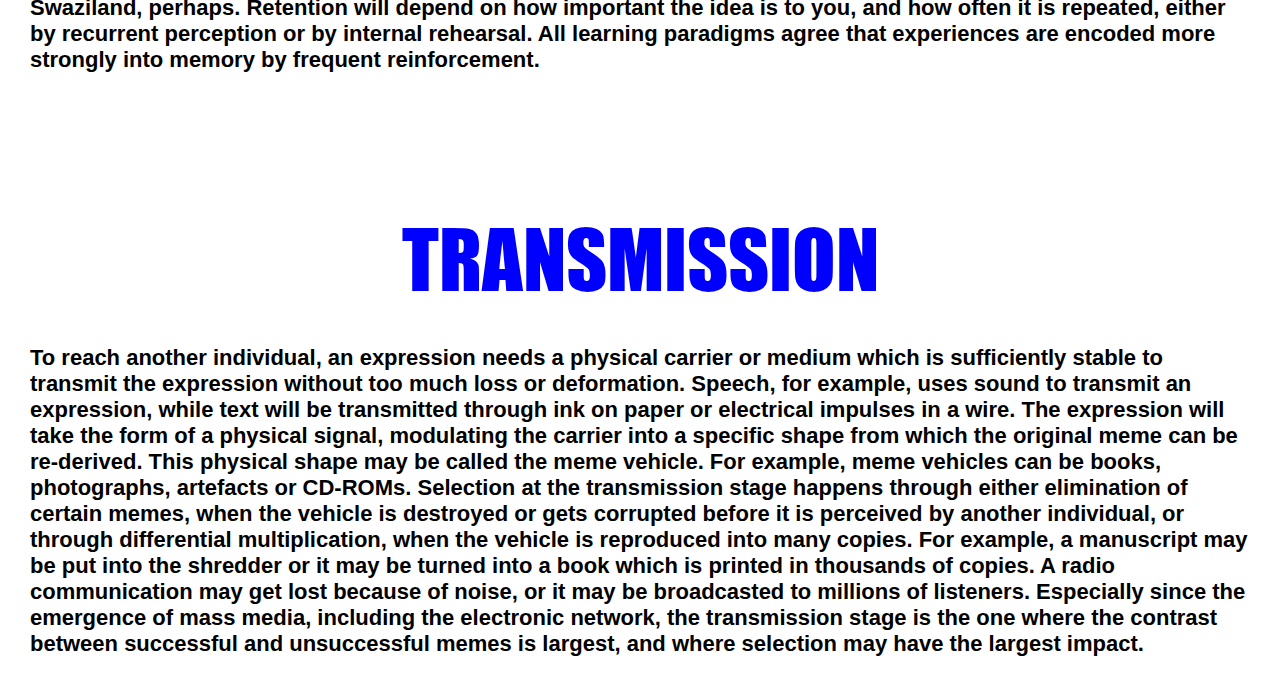
<file: reader/index.html>
<html>
   <head>
        <title>My reader</title>
        <link rel="stylesheet" href="style.css">
    </head>
    <body>

        <div class="details">
            [DPUB] Augmented Design Reader.
        </div>


        

        <div class="title">
            MEME REPLICATION

        </div>

        <div class="things">
            THE MEMETIC LIFE-CYCLE 
        </div>

        <div class="subtitle">
            the memetic life-cycle consists of 4 stages that together determine the meme's fitness: assimilation, retention, expression and transmission
        </div>
      


        <div class="text">
        To be replicated, a meme must pass successfully through four subsequent stages: 1) assimilation by an individual, who thereby becomes a host of the meme; 2) retention in that individual's memory; 3) expression by the individual in language, behavior or another form that can be perceived by others; 4) transmission of the thus created message or meme vehicle to one or more other individuals. This last stage is followed again by stage 1, thus closing the replication loop. At each stage there is selection, meaning that some memes will be eliminated. Let us look in more detail at the mechanisms governing these four stages. A successful meme must be able to "infect" a new host, that is, enter into its memory. Let us assume that a meme is presented to a potential new host. "Presented" means either that the individual encounters a meme vehicle, or that he or she independently discovers it, by observation of outside phenomena or by thought, i.e. recombination of existing cognitive elements. To be assimilated, the presented meme must be respectively noticed, understood and accepted by the host.
        Noticing requires that the meme vehicle be sufficiently salient to attract the host's attention. Understanding means that the host recognizes the meme as something that can be represented in his or her cognitive system. The mind is not a blank slate on which any idea can be impressed. To be understood, a new idea or phenomenon must connect to cognitive structures that are already available to the individual. Finally, a host that has understood a new idea must also be willing to believe it or to take it serious. For example, although you are likely to understand the proposition that your car was built by little green men from Mars, you are unlikely to accept that proposition without very strong evidence. Therefore, you will in general not memorize it, and the meme will not manage to infect you.  
         </div>

         <div class="second">
            ASSIMILATION 
        </div>

        <div class="text">
             A successful meme must be able to "infect" a new host, that is, enter into its memory. Let us assume that a meme is presented to a potential new host. "Presented" means either that the individual encounters a meme vehicle, or that he or she independently discovers it, by observation of outside phenomena or by thought, i.e. recombination of existing cognitive elements. To be assimilated, the presented meme must be respectively noticed, understood and accepted by the host.
            Noticing requires that the meme vehicle be sufficiently salient to attract the host's attention. Understanding means that the host recognizes the meme as something that can be represented in his or her cognitive system. The mind is not a blank slate on which any idea can be impressed. To be understood, a new idea or phenomenon must connect to cognitive structures that are already available to the individual. Finally, a host that has understood a new idea must also be willing to believe it or to take it serious. For example, although you are likely to understand the proposition that your car was built by little green men from Mars, you are unlikely to accept that proposition without very strong evidence. Therefore, you will in general not memorize it, and the meme will not manage to infect you.  
             </div>
        
        <div class="second">
        RETENTION
        </div>


        <div class="text">
            The second stage of memetic replication is the retention of the meme in memory. By definition, memes must remain some time in memory, otherwise they cannot be called memes. The longer the meme stays, the more opportunities it will have to spread further by infecting other hosts. This is Dawkins's (1976) longevity characteristic for replicators.
            
            Just like assimilation, retention is characterized by strong selection, which few memes will survive. Indeed, most of the things we hear, see or understand during the day are not stored in memory for longer than a few hours. Although you may have very clearly assimilated the news that the progressive liberal party won the Swaziland elections with 54% of the votes, you are unlikely to remember anything of this a week later--unless you live in Swaziland, perhaps. Retention will depend on how important the idea is to you, and how often it is repeated, either by recurrent perception or by internal rehearsal. All learning paradigms agree that experiences are encoded more strongly into memory by frequent reinforcement.
             </div>

        <div class="second">
            EXPRESSION
            </div>

        <div class="text">
        The second stage of memetic replication is the retention of the meme in memory. By definition, memes must remain some time in memory, otherwise they cannot be called memes. The longer the meme stays, the more opportunities it will have to spread further by infecting other hosts. This is Dawkins's (1976) longevity characteristic for replicators.
                    
        Just like assimilation, retention is characterized by strong selection, which few memes will survive. Indeed, most of the things we hear, see or understand during the day are not stored in memory for longer than a few hours. Although you may have very clearly assimilated the news that the progressive liberal party won the Swaziland elections with 54% of the votes, you are unlikely to remember anything of this a week later--unless you live in Swaziland, perhaps. Retention will depend on how important the idea is to you, and how often it is repeated, either by recurrent perception or by internal rehearsal. All learning paradigms agree that experiences are encoded more strongly into memory by frequent reinforcement.
                </div>

         <div class="second">
            TRANSMISSION
                </div>

        <div class="text">
            To reach another individual, an expression needs a physical carrier or medium which is sufficiently stable to transmit the expression without too much loss or deformation. Speech, for example, uses sound to transmit an expression, while text will be transmitted through ink on paper or electrical impulses in a wire. The expression will take the form of a physical signal, modulating the carrier into a specific shape from which the original meme can be re-derived. This physical shape may be called the meme vehicle. For example, meme vehicles can be books, photographs, artefacts or CD-ROMs.
            Selection at the transmission stage happens through either elimination of certain memes, when the vehicle is destroyed or gets corrupted before it is perceived by another individual, or through differential multiplication, when the vehicle is reproduced into many copies. For example, a manuscript may be put into the shredder or it may be turned into a book which is printed in thousands of copies. A radio communication may get lost because of noise, or it may be broadcasted to millions of listeners. Especially since the emergence of mass media, including the electronic network, the transmission stage is the one where the contrast between successful and unsuccessful memes is largest, and where selection may have the largest impact.
                </div>

</body>
</html>
</file>
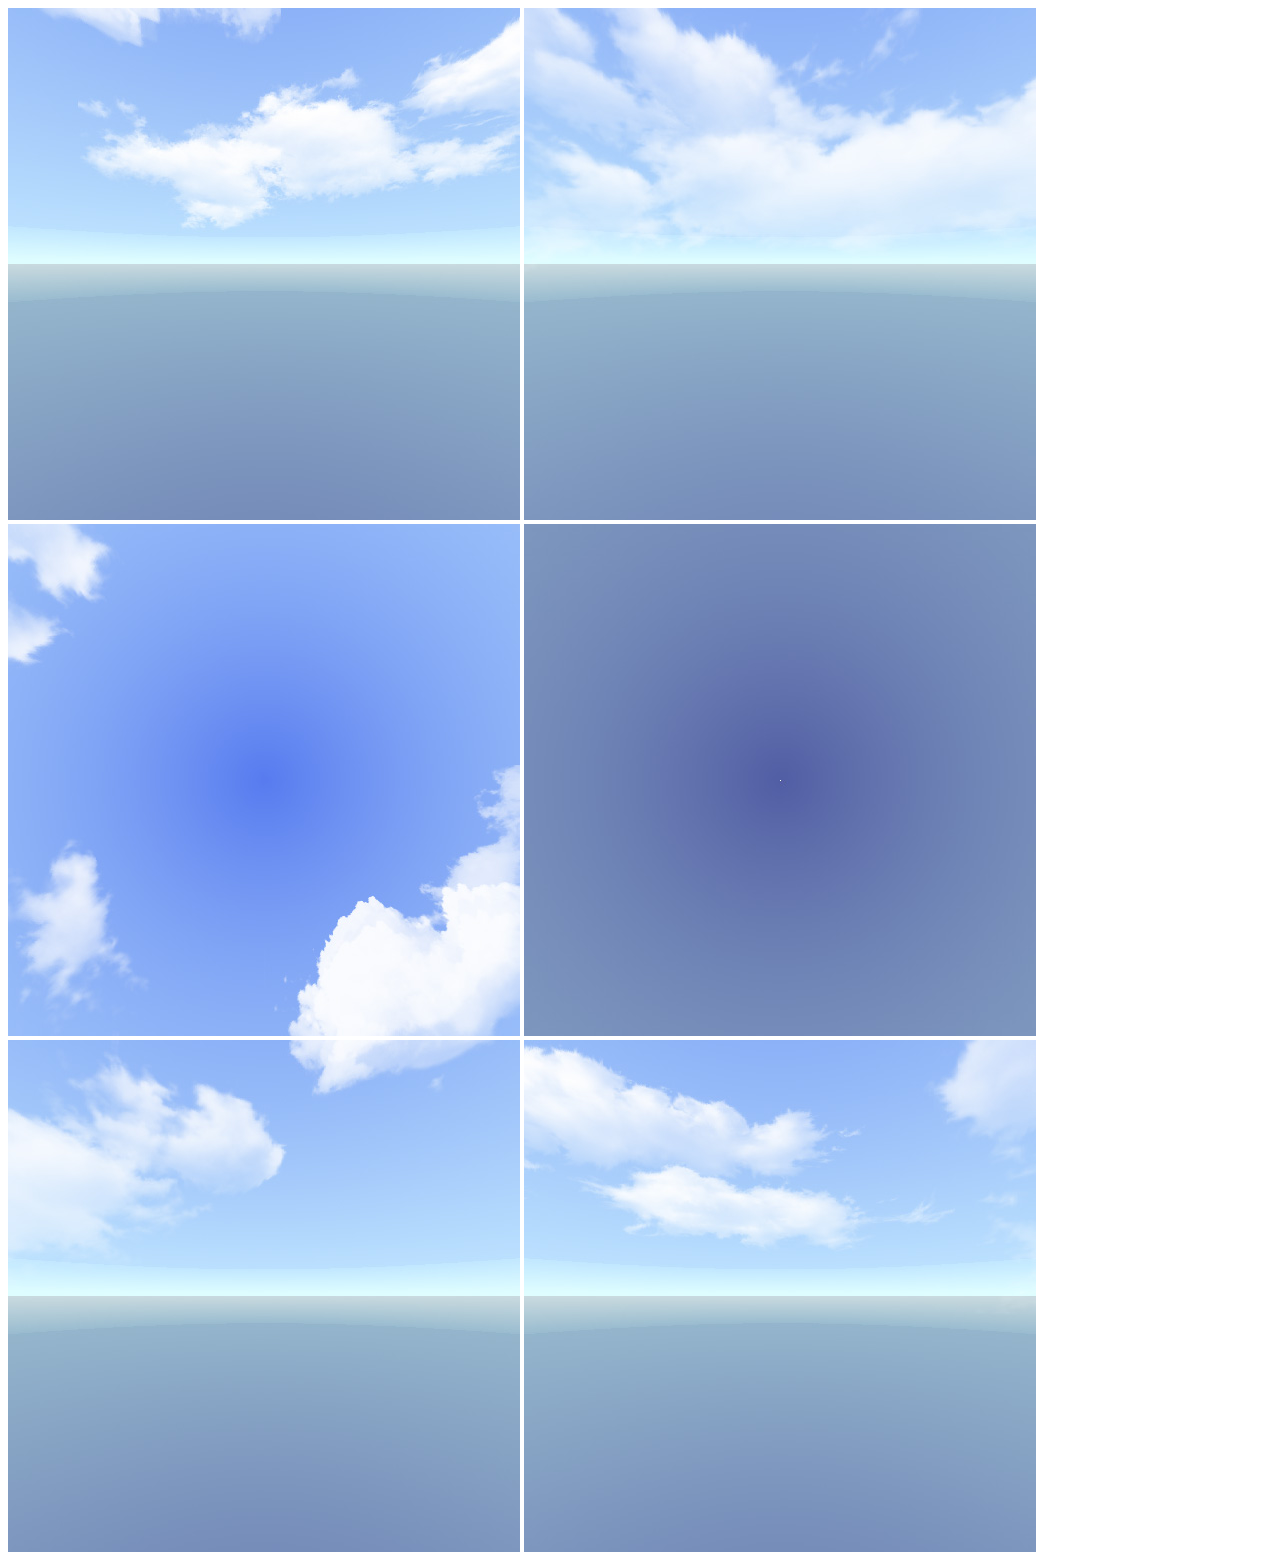
<file: ar-templates (1)/ar-template-3single-markers/index.html>
<!DOCTYPE html>
<html>
  <script src="https://aframe.io/releases/1.0.4/aframe.min.js"></script>
  <script src="aframe-ar.js"></script>
  <body>
    <a-scene embedded arjs environment="#env" vr-mode-ui="enabled: false">
      <a-assets>
        <a-cubemap id="env">
          <img src="Daylight-Box_Right.jpg">
          <img src="Daylight-Box_Left.jpg">
          <img src="Daylight-Box_Top.jpg">
          <img src="Daylight-Box_Bottom.jpg">
          <img src="Daylight-Box_Front.jpg">
          <img src="Daylight-Box_Back.jpg">
        </a-cubemap>
      </a-assets>

      <a-light type="ambient" color="#888"></a-light>
      <a-light type="point" intensity="0.3" position="2 4 4"></a-light>

      <!-- DONT EDIT ABOVE
                o   o
                 )-(
                (O O)
                 \=/
                .-"-.
               //\ /\\
             _// / \ \\_
            =./ {,-.} \.=
                || ||
                || ||    
              __|| ||__  
             `---" "---'   
           EDIT FROM HERE ON          
      -->

      <!-- This is the marker, inside the <marker> 
           the objects that will appear at that position -->

      <!-- You can create your own markers here. ONLY USE JPEGS not PNG!
      https://jeromeetienne.github.io/AR.js/three.js/examples/marker-training/examples/generator.html
     -->

     <!-- !!! MARKER 1 !!! -->

      <a-marker type='pattern' url='pattern-marker4562.patt' smooth="true">

        <!-- This is the object <a-object> 
          Edit size, position, texture and animation here -->

        <a-sphere
        radius="0.8"
        position= "0 0.5 0"
        src="sky.jpeg"
        env-map="#env"
        metalness="0.9"
        roughness="0.1"                  
        animation="
         property: rotation; 
         from: 0 0 0; 
         to: 0 360 0; 
         easing: linear; 
         dur: 10000; 
         loop:true"
          >                  
        </a-sphere>


      </a-marker>
      
      <!-- !!! MARKER 2 !!! -->

      <a-marker type='pattern' url='pattern-marker-circle.patt' smooth="true">

        <!-- This is the object <a-object> 
          Edit size, position, texture and animation here -->

        <a-box 
        width="2.1"
        height="3.45"
        depth="0.3"
        position="0 0.5 0" 
        rotation="0 45 0"               
        src="sky.jpeg"
        transparent="true"
        alphaTest= "0.5"
        env-map="#env"
        metalness="1.0"
        roughness="0.0"                  
        animation="
        property: rotation; 
        from: 0 45 0; 
        to: 0 360 0; 
        easing: linear; 
        dur: 1000; 
        loop:true"               
        >                 
        </a-box>


      </a-marker>   
         
      <!-- !!! MARKER 3 !!! -->           

      <a-marker type='pattern' url='pattern-marker7543.patt' smooth="true">

      <!-- This is the object <a-object> 
        Edit size, position, texture and animation here -->

        <a-box 
        width="2.1"
        height="3.45"
        depth="0.3"
        position="0 0.5 0" 
        rotation="0 45 0"               
        src="sky.jpeg"
        transparent="true"
        alphaTest= "0.5"
        env-map="#env"
        metalness="1.0"
        roughness="0.0"                  
        animation="
        property: rotation; 
        from: 0 45 0; 
        to: 0 360 0; 
        easing: linear; 
        dur: 1000; 
        loop:true"               
        >                 
        </a-box>

      </a-marker>       

     


      <a-entity camera></a-entity>
    </a-scene>

  </body>
</html>
</file>
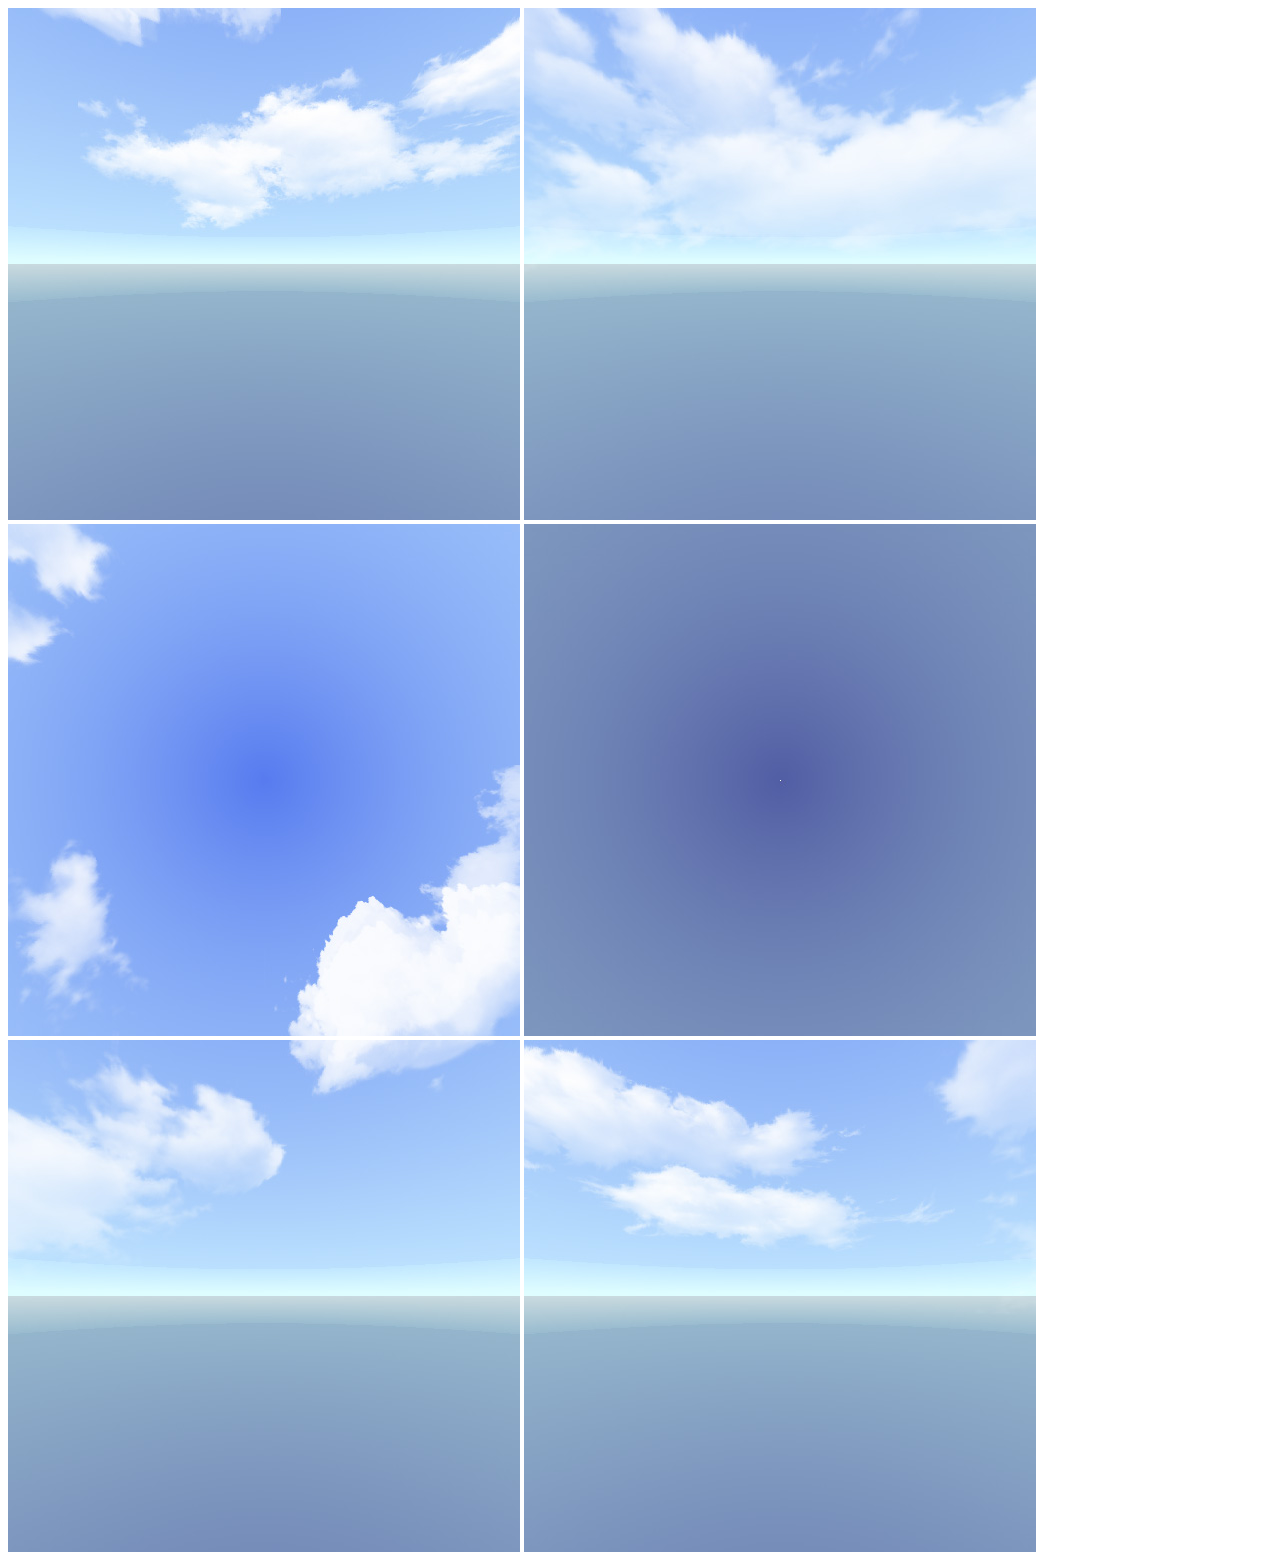
<file: ar-templates (1)/ar-template-multi-planes/index.html>
<!DOCTYPE html>
<html>
  <script src="https://aframe.io/releases/1.0.4/aframe.min.js"></script>
  <script src="aframe-ar.js"></script>
  <body>
    <a-scene embedded arjs environment="#env" vr-mode-ui="enabled: false">
      <a-assets>
        <a-cubemap id="env">
          <img src="Daylight-Box_Right.jpg">
          <img src="Daylight-Box_Left.jpg">
          <img src="Daylight-Box_Top.jpg">
          <img src="Daylight-Box_Bottom.jpg">
          <img src="Daylight-Box_Front.jpg">
          <img src="Daylight-Box_Back.jpg">
        </a-cubemap>
      </a-assets>

      <a-light type="ambient" color="#888"></a-light>
      <a-light type="point" intensity="0.3" position="2 4 4"></a-light>

      <!-- DONT EDIT ABOVE
                o   o
                 )-(
                (O O)
                 \=/
                .-"-.
               //\ /\\
             _// / \ \\_
            =./ {,-.} \.=
                || ||
                || ||    
              __|| ||__  
             `---" "---'   
           EDIT FROM HERE ON          
      -->

      <!-- This is the marker, inside the <marker> 
           the objects that will appear at that position -->

      <!-- You can create your own markers here. ONLY USE JPEGS not PNG!
      https://jeromeetienne.github.io/AR.js/three.js/examples/marker-training/examples/generator.html
     -->

     <!-- !!! Only 1 Marker but lots of assets inside it !!! -->

      <a-marker type='pattern' url='pattern-marker4562.patt' smooth="true">

        <!-- This is the object <a-object> 
          Edit size, position, texture and animation here -->

        <a-box
        width="3"
        height="1.5"
        depth="0.2"
        position="2 0.2 0" 
        rotation="65 10 0"               
        src="sky.png"
        transparent="true"
        alphaTest= "0.5"            
        env-map="#env"
        metalness="1.0"
        roughness="0.0"          
        >
        </a-box>

        <a-box
        width="1.5"
        height="3"
        depth="0.2"
        position="-2 0.2 0" 
        rotation="65 10 0"               
        src="sky.png"
        transparent="true"
        alphaTest= "0.5"            
        env-map="#env"
        metalness="1.0"
        roughness="0.0"          
        >
        </a-box>

        <a-box
        width="3"
        height="1.5"
        depth="2"
        position="1.5 0.2 0" 
        rotation="65 10 0"               
        src="sky.png"
        transparent="true"
        alphaTest= "0.5"            
        env-map="#env"
        metalness="1.0"
        roughness="0.0"          
        >
        </a-box>        


        <a-sphere
        radius="1.2"
        position= "2 0 2"
        src="sky.png"
        env-map="#env"
        metalness="0.9"
        roughness="0.1"                  
        animation="
        property: rotation; 
        from: 0 0 0; 
        to: 0 360 0; 
        easing: linear; 
        dur: 10000; 
        loop:true"
        >                  
        </a-sphere>        

        <!-- !!! Do not remove Marker 1 !!! -->
      </a-marker>    

     


      <a-entity camera></a-entity>
    </a-scene>

  </body>
</html>
</file>
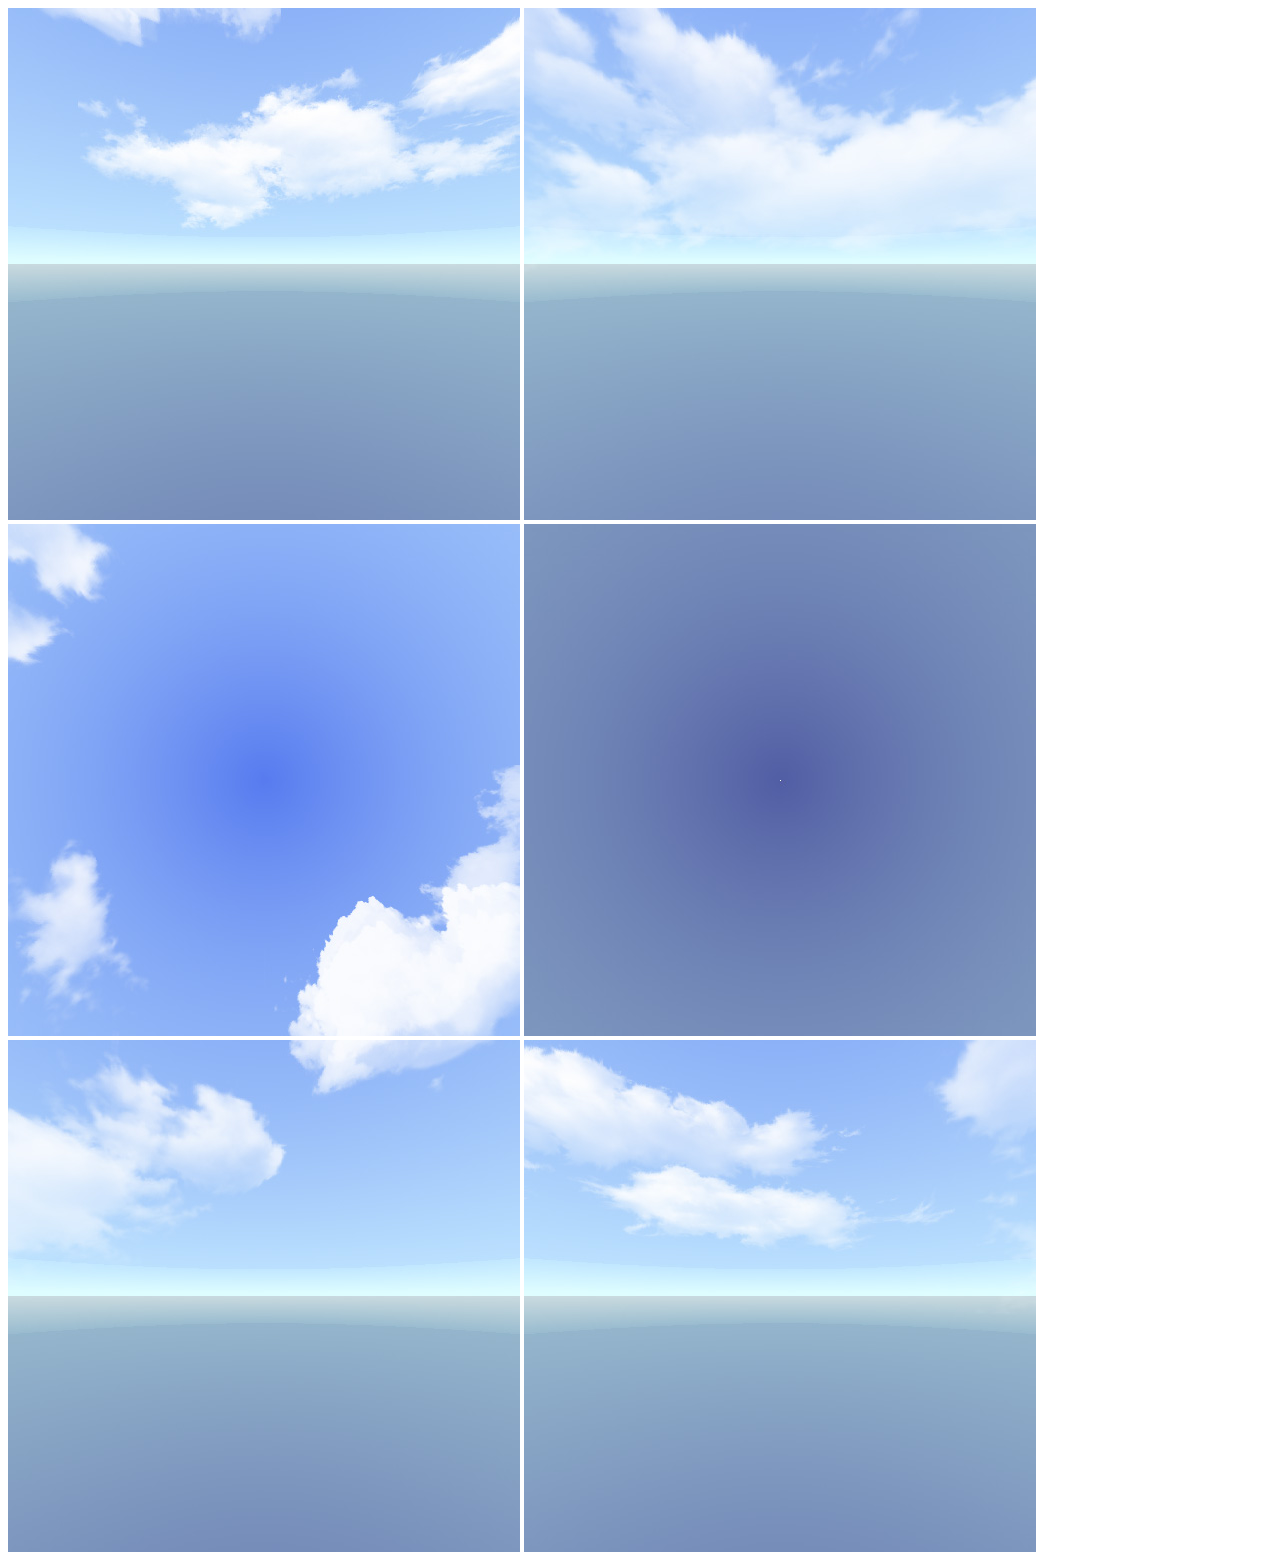
<file: ar-templates (1)/ar-template-multi/index.html>
<!DOCTYPE html>
<html>
  <script src="https://aframe.io/releases/1.0.4/aframe.min.js"></script>
  <script src="aframe-ar.js"></script>
  <body>
    <a-scene embedded arjs environment="#env" vr-mode-ui="enabled: false">
      <a-assets>
        <a-cubemap id="env">
          <img src="Daylight-Box_Right.jpg">
          <img src="Daylight-Box_Left.jpg">
          <img src="Daylight-Box_Top.jpg">
          <img src="Daylight-Box_Bottom.jpg">
          <img src="Daylight-Box_Front.jpg">
          <img src="Daylight-Box_Back.jpg">
        </a-cubemap>
      </a-assets>

      <a-light type="ambient" color="#888"></a-light>
      <a-light type="point" intensity="0.3" position="2 4 4"></a-light>

      <!-- DONT EDIT ABOVE
                o   o
                 )-(
                (O O)
                 \=/
                .-"-.
               //\ /\\
             _// / \ \\_
            =./ {,-.} \.=
                || ||
                || ||    
              __|| ||__  
             `---" "---'   
           EDIT FROM HERE ON          
      -->

      <!-- This is the marker, inside the <marker> 
           the objects that will appear at that position -->

      <!-- You can create your own markers here. ONLY USE JPEGS not PNG!
      https://jeromeetienne.github.io/AR.js/three.js/examples/marker-training/examples/generator.html
     -->

     <!-- !!! Only 1 Marker but lots of assets inside it !!! -->

      <a-marker type='pattern' url='pattern-marker4562.patt' smooth="true">

        <!-- This is the object <a-object> 
          Edit size, position, texture and animation here -->

        <a-box 
        width="2.1"
        height="3.45"
        depth="0.1"
        position="0 0 0" 
        rotation="0 45 0"               
        src="sky.png"
        transparent="true"
        alphaTest= "0.5"
        env-map="#env"
        metalness="1.0"
        roughness="0.0"                  
        animation="
        property: rotation; 
        from: 0 0 0; 
        to: 0 360 0; 
        easing: linear; 
        dur: 10000; 
        loop:true"               
        >                 
        </a-box>

        <a-box 
        width="2.1"
        height="3.45"
        depth="0.1"
        position="2 0 -4" 
        rotation="0 45 0"               
        src="sky.png"
        transparent="true"
        alphaTest= "0.5"
        env-map="#env"
        metalness="1.0"
        roughness="0.0"                  
        animation="
        property: rotation; 
        from: 0 0 0; 
        to: 0 360 0; 
        easing: linear; 
        dur: 5000; 
        loop:true"               
        >                 
        </a-box>

        <a-box 
        width="2.1"
        height="3.45"
        depth="0.1"
        position="-2 0 2" 
        rotation="0 45 0"               
        src="sky.png"
        transparent="true"
        alphaTest= "0.5"
        env-map="#env"
        metalness="1.0"
        roughness="0.0"                  
        animation="
        property: rotation; 
        from: 0 0 0; 
        to: 0 360 0; 
        easing: linear; 
        dur: 5000; 
        loop:true"               
        >                 
        </a-box>

        <a-sphere
        radius="1.2"
        position= "2 0 2"
        src="sky.png"
        env-map="#env"
        metalness="0.9"
        roughness="0.1"                  
        animation="
        property: rotation; 
        from: 0 0 0; 
        to: 0 360 0; 
        easing: linear; 
        dur: 10000; 
        loop:true"
        >                  
        </a-sphere>        

        <!-- !!! Do not remove Marker 1 !!! -->
      </a-marker>    

     


      <a-entity camera></a-entity>
    </a-scene>

  </body>
</html>
</file>
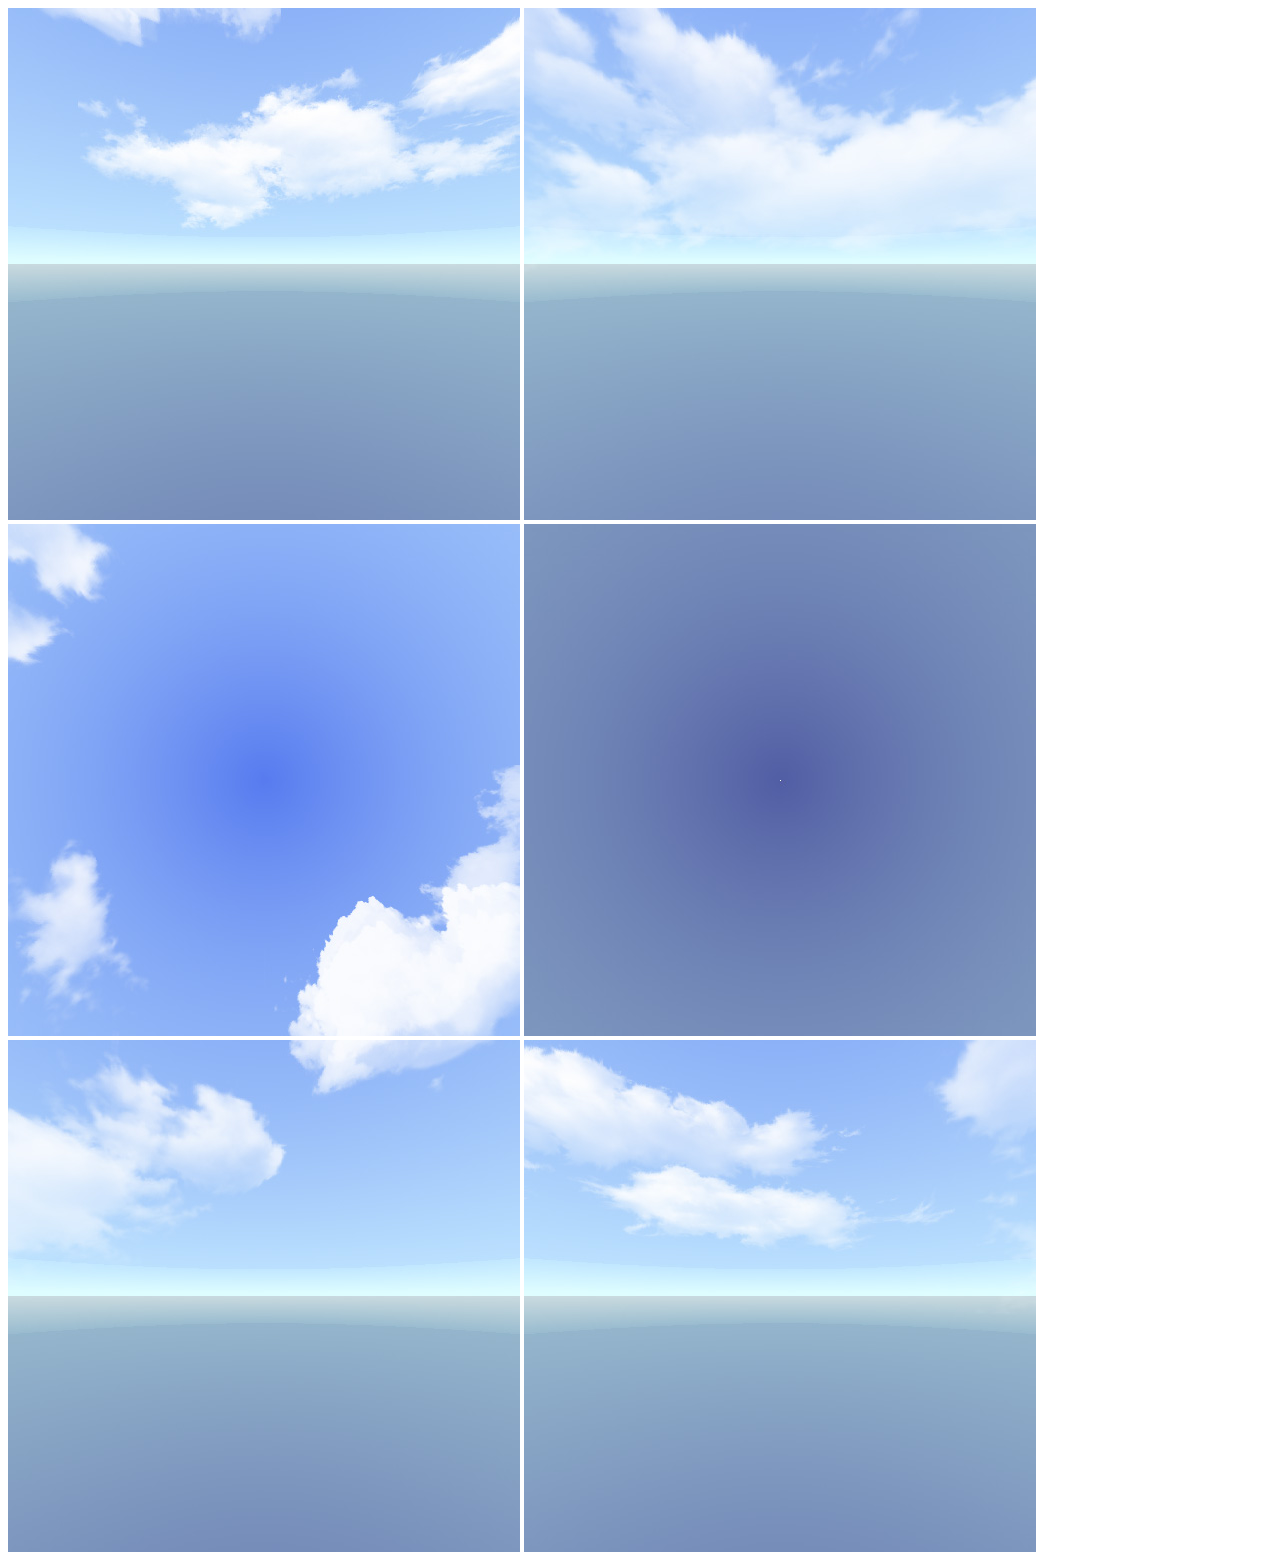
<file: ar-templates (1)/ar-template-single-plane/index.html>
<!DOCTYPE html>
<html>
  <script src="https://aframe.io/releases/1.0.4/aframe.min.js"></script>
  <script src="aframe-ar.js"></script>
  <body>
    <a-scene embedded arjs environment="#env" vr-mode-ui="enabled: false">
      <a-assets>
        <a-cubemap id="env">
          <img src="Daylight-Box_Right.jpg">
          <img src="Daylight-Box_Left.jpg">
          <img src="Daylight-Box_Top.jpg">
          <img src="Daylight-Box_Bottom.jpg">
          <img src="Daylight-Box_Front.jpg">
          <img src="Daylight-Box_Back.jpg">
        </a-cubemap>
      </a-assets>

      <a-light type="ambient" color="#888"></a-light>
      <a-light type="point" intensity="0.3" position="2 4 4"></a-light>

      <!-- DONT EDIT ABOVE
                o   o
                 )-(
                (O O)
                 \=/
                .-"-.
               //\ /\\
             _// / \ \\_
            =./ {,-.} \.=
                || ||
                || ||    
              __|| ||__  
             `---" "---'   
           EDIT FROM HERE ON          
      -->

      <!-- This is the marker, inside the <marker> 
           the objects that will appear at that position -->

      <!-- You can create your own markers here. ONLY USE JPEGS not PNG!
      https://jeromeetienne.github.io/AR.js/three.js/examples/marker-training/examples/generator.html
     -->

     <!-- !!! Only 1 Marker but lots of assets inside it !!! -->

      <a-marker type='pattern' url='pattern-marker4562.patt' smooth="true">

        <!-- This is the object <a-object> 
          Edit size, position, texture and animation here -->

          <a-marker type='pattern' url='pattern-marker4562.patt' smooth="true">

            <a-box
            width="7"
            height="5.5"
            depth="0.4"
            position="0 0.2 0" 
            rotation="65 10 0"               
            src="numbers.png"
            transparent="true"
            alphaTest= "0.5"            
            env-map="#env"
            metalness="1.0"
            roughness="0.0"          
            >
            </a-box>
    
          </a-marker>          

        <!-- !!! Do not remove Marker 1 !!! -->
      </a-marker>    

     


      <a-entity camera></a-entity>
    </a-scene>

  </body>
</html>
</file>
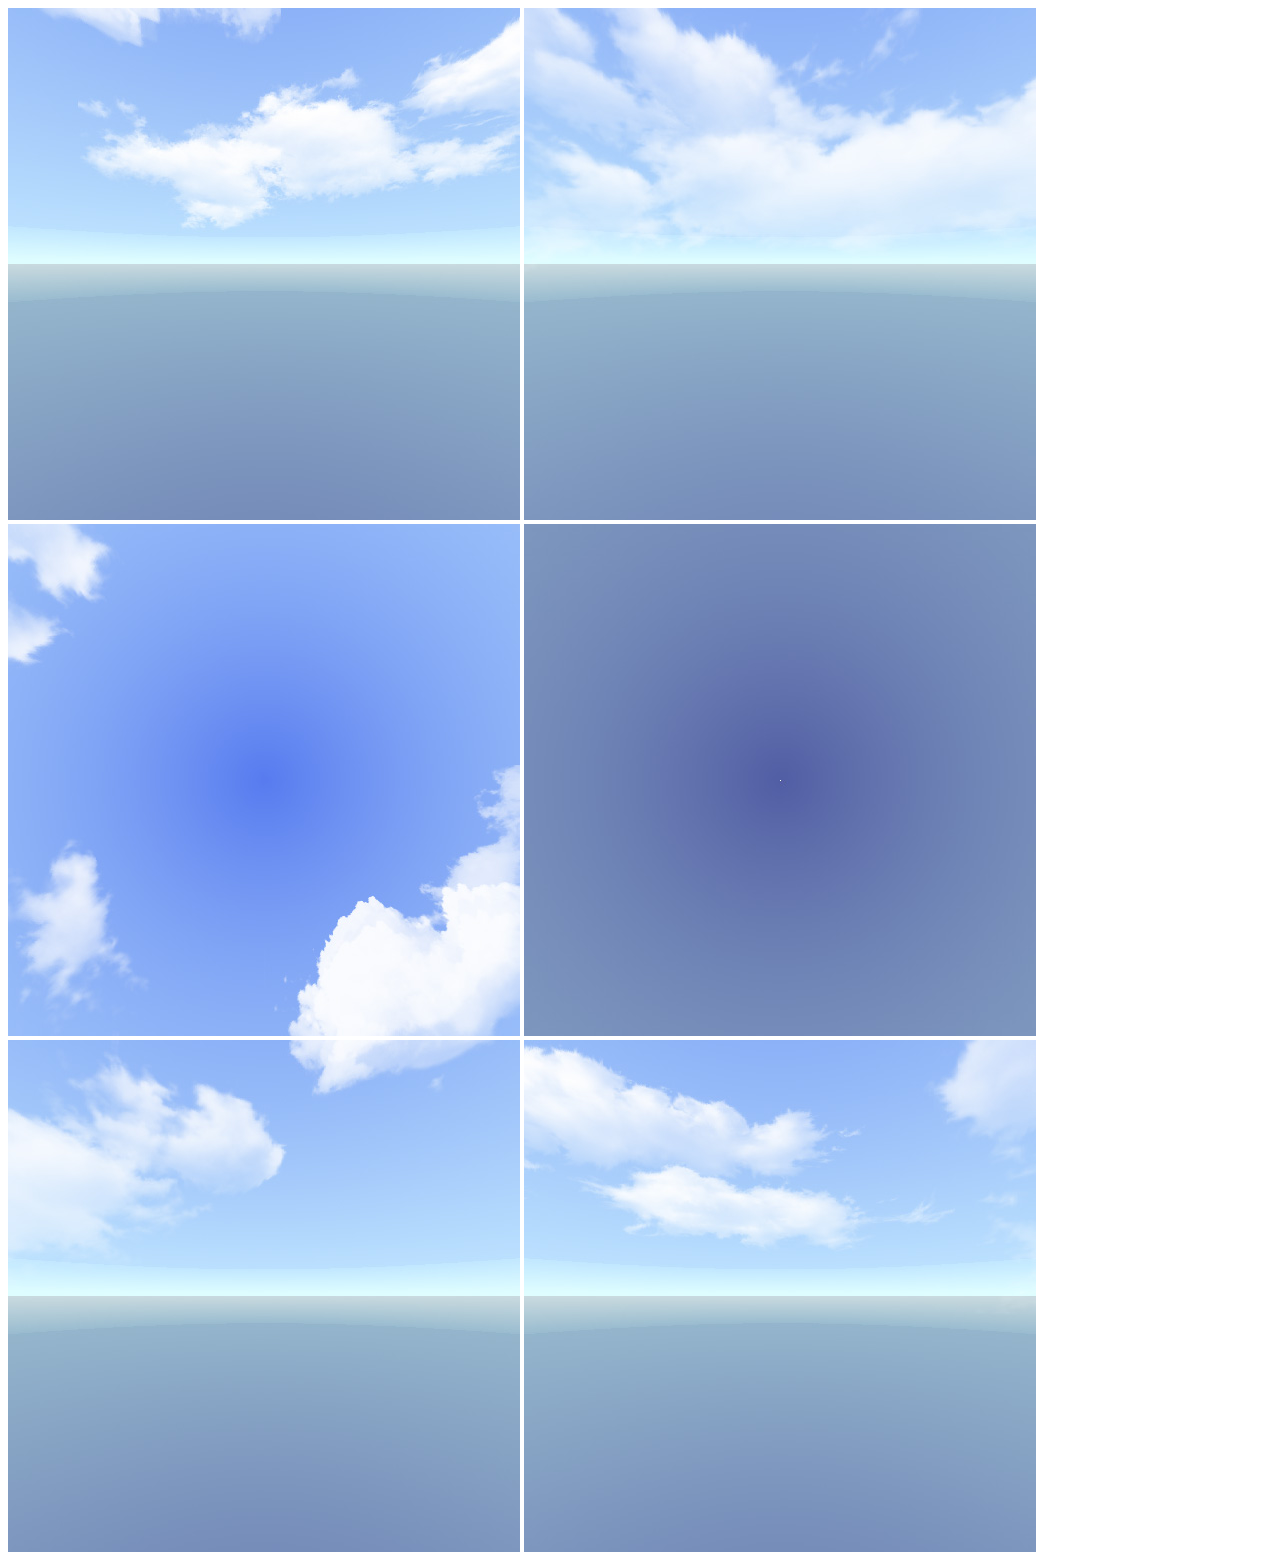
<file: ar-templates (1)/ar-template-single/index.html>
<!DOCTYPE html>
<html>
  <script src="https://aframe.io/releases/1.0.4/aframe.min.js"></script>
  <script src="aframe-ar.js"></script>
  <body>
    <a-scene embedded arjs environment="#env" vr-mode-ui="enabled: false">
      <a-assets>
        <a-cubemap id="env">
          <img src="Daylight-Box_Right.jpg">
          <img src="Daylight-Box_Left.jpg">
          <img src="Daylight-Box_Top.jpg">
          <img src="Daylight-Box_Bottom.jpg">
          <img src="Daylight-Box_Front.jpg">
          <img src="Daylight-Box_Back.jpg">
        </a-cubemap>
      </a-assets>

      <a-light type="ambient" color="#888"></a-light>
      <a-light type="point" intensity="0.3" position="2 4 4"></a-light>

      <!-- DONT EDIT ABOVE
                o   o
                 )-(
                (O O)
                 \=/
                .-"-.
               //\ /\\
             _// / \ \\_
            =./ {,-.} \.=
                || ||
                || ||    
              __|| ||__  
             `---" "---'   
           EDIT FROM HERE ON          
      -->

      <!-- This is the marker, inside the <marker> 
           the objects that will appear at that position -->

      <!-- You can create your own markers here. ONLY USE JPEGS not PNG!
      https://jeromeetienne.github.io/AR.js/three.js/examples/marker-training/examples/generator.html
     -->

     <!-- !!! MARKER 1 !!! -->

      <a-marker type='pattern' url='pattern-marker4562.patt' smooth="true">

        <!-- This is the object <a-object> 
          Edit size, position, texture and animation here -->

        <a-sphere
        radius="0.8"
        position= "0 0.5 0"
        src="sky.jpeg"
        env-map="#env"
        metalness="0.9"
        roughness="0.1"                  
        animation="
         property: rotation; 
         from: 0 0 0; 
         to: 0 360 0; 
         easing: linear; 
         dur: 10000; 
         loop:true"
          >                  
        </a-sphere>

        <!-- !!! END MARKER 1 !!! -->
      </a-marker>
      
      

     


      <a-entity camera></a-entity>
    </a-scene>

  </body>
</html>
</file>
<file: style.css>
body {
    background-color: white
 
 
 }
 
 
 
 
 div.details {
     font-size: 25px;
     margin-bottom: 100px;
     
 
 }
 
 div.title {
     font-size: 100px;
   
     font-family:Impact, Haettenschweiler, 'Arial Narrow Bold', sans-serif;
     text-transform: capitalize;
     text-align: center;
     margin-bottom: 100px;
 
 }
 
 div.subtitle {
     font-size: 40px;
     color: blue;
     font-family: Arial, Helvetica, sans-serif;
     text-transform: capitalize;
     text-align: center;
     margin-bottom: 60px;
 }
 
 
 div.text {
 
     font-size: 40px;
     
     font-family: Arial, Helvetica, sans-serif
     ;
 }
</file>
<file: demo/style.css>
body {
    background-color:blue
}

img {
    width:100%;
}

div.box{
    width: 700px;
    margin-left: auto;
    margin-right: 200px;
}
div.quote {
    width: 75%px;
    margin-left: 50px;
    margin-right: 50px;
    font-size: 100px;

}

div.container {
    margin-top: 50px;
    margin-bottom: 50px;
    display:flex;
    flex-wrap: wrap;
}

div.item50 {
    font-size: 50px;
    background-color: white;
    width: 25%;
}

div.item25 {
    font-size: 50px;
    background-color: white;
    width: 25%;
}

div.item75 {
    font-size: 50px;
    background-color: white;
    width: 75%;
}
</file>
<file: KNOWING MEME/style.css>
body {
    background-color: moccasin;
    font-size: 36px;
    margin: 0px;

}

 @font-face {
    font-family: 'Times New Roman', Times, serif;
  
 }

 @font-face {
    font-family: 'ComicNew';
    src: url("COMIC.TTF") format('truetype');
 }
 
div {
    box-sizing: border-box;

}

img {
    width: 100%;
}

div.row {
    display: flex;
    flex-wrap: wrap;

}

div.col {
outline: 2px;

padding: 10px;
}

div.width100 {
    width: 100.0%;
}

div.width80 {
    width:80%;
}

div.width66 {
    width:66.666%;
}

div.width33 {
    width: 33.333%;
}

div.width50 {
    width:50%;
}
div.width25 {
    width:25%;
}

div.width20 {
    width: 20%;
}


div.height60 {
    height: 60px;
}

div.height200 {
    height: 200px;
}

div.height600 {
    height: 600px;
}

div.menu {
    background-color: aqua;
    position: fixed;
    bottom: 0px;
    right: 0px;
    width: 100%;
    text-align: center;
    transition: 1s;
}

div.menu:hover {
  background-color: blue;
  border-radius: 50%;
  transition: 1s;
  
}

div.textcenter {
    text-align: center;
}


div.textwhite {
    color: whitesmoke
}

div.textblue {

color: blue;
}

div.fontimpact {
    font-family: 'ImpactNew';
}

div.fonttimes {
    font-family: 'Times New Roman', Times, serif;
}

div.fontcomic {
    font-family: 'ComicNew';
}

div.uppercase {
    text-transform: uppercase;
}

div.smallfont {
    font-size: 10px;
}

div.mediumfont {
    font-size: 60px;
}
div.largefont {
    font-size: 100px;
}

div.extralargefont {
    font-size: 140px;
}

div.banner {
    font-size:36px;

    background-color: blue;
    margin-bottom:100px;
  }



div.border {
    border-width: 4px;
    border-style: solid;
    border-width: 3px;
    border-color: blue;
    
}


  
  div.stuck {
  /*  all of this doesn't effect that position sticky  */
    margin-top: 40px;
    width: 500px;
    height: 500px;
  
    
  /*  add this, it says, when the div comes into view "stick" to the page at this place  */
    
    position: sticky;
    top:20px;
    left: 1000px;
  }
  

  div.stuck2 {
    /*  all of this doesn't effect that position sticky  */
      margin-top: 40px;
      width: 500px;
      height: 500px;
    
      
    /*  add this, it says, when the div comes into view "stick" to the page at this place  */
      
      position: sticky;
      top:20px;
      left: 0px;
    }
</file>
<file: reader/style.css>
body {
    background-color:white
 
 
 }
 
 @font-face {
    font-family: 'ImpactNew';
    src: url("impact.ttf") format('truetype');
 }

 @font-face {
    font-family: 'ComicNew';
    src: url("COMIC.TTF") format('truetype');
 }
 
 
 
 div.details {
     font-size: 25px;
     margin-bottom: 100px;
     
 
 }
 
 div.title {
     font-size: 170px;
   
     font-family: 'ImpactNew';
     text-transform: capitalize;
     
     text-align: center;
     margin-bottom: 50px;
 
 }

 div.things {
    font-size: 170px;
    color: blue;
    font-family: 'ImpactNew';
    text-transform: capitalize;
    
    text-align: center;
    margin-bottom: 50px;

}
 
 div.subtitle {
     font-size: 40px;
     color: blue;
     font-family:'ComicNew';
     text-transform: capitalize;
     text-align: center;
     margin-top: 60px;
     margin-bottom: 120px;
 }

 div.second {
    font-size: 80px;
    color: blue;
    font-family:'ImpactNew';
    text-transform: capitalize;
    text-align: center;
    margin-top: 115px;
    margin-bottom: 15px;
}
 
 
 div.text {
 
     font-size: 22px;
     padding: 22px;
     font-weight: bold;
     font-family: Arial, Helvetica, sans-serif
     ;
 }
</file>
